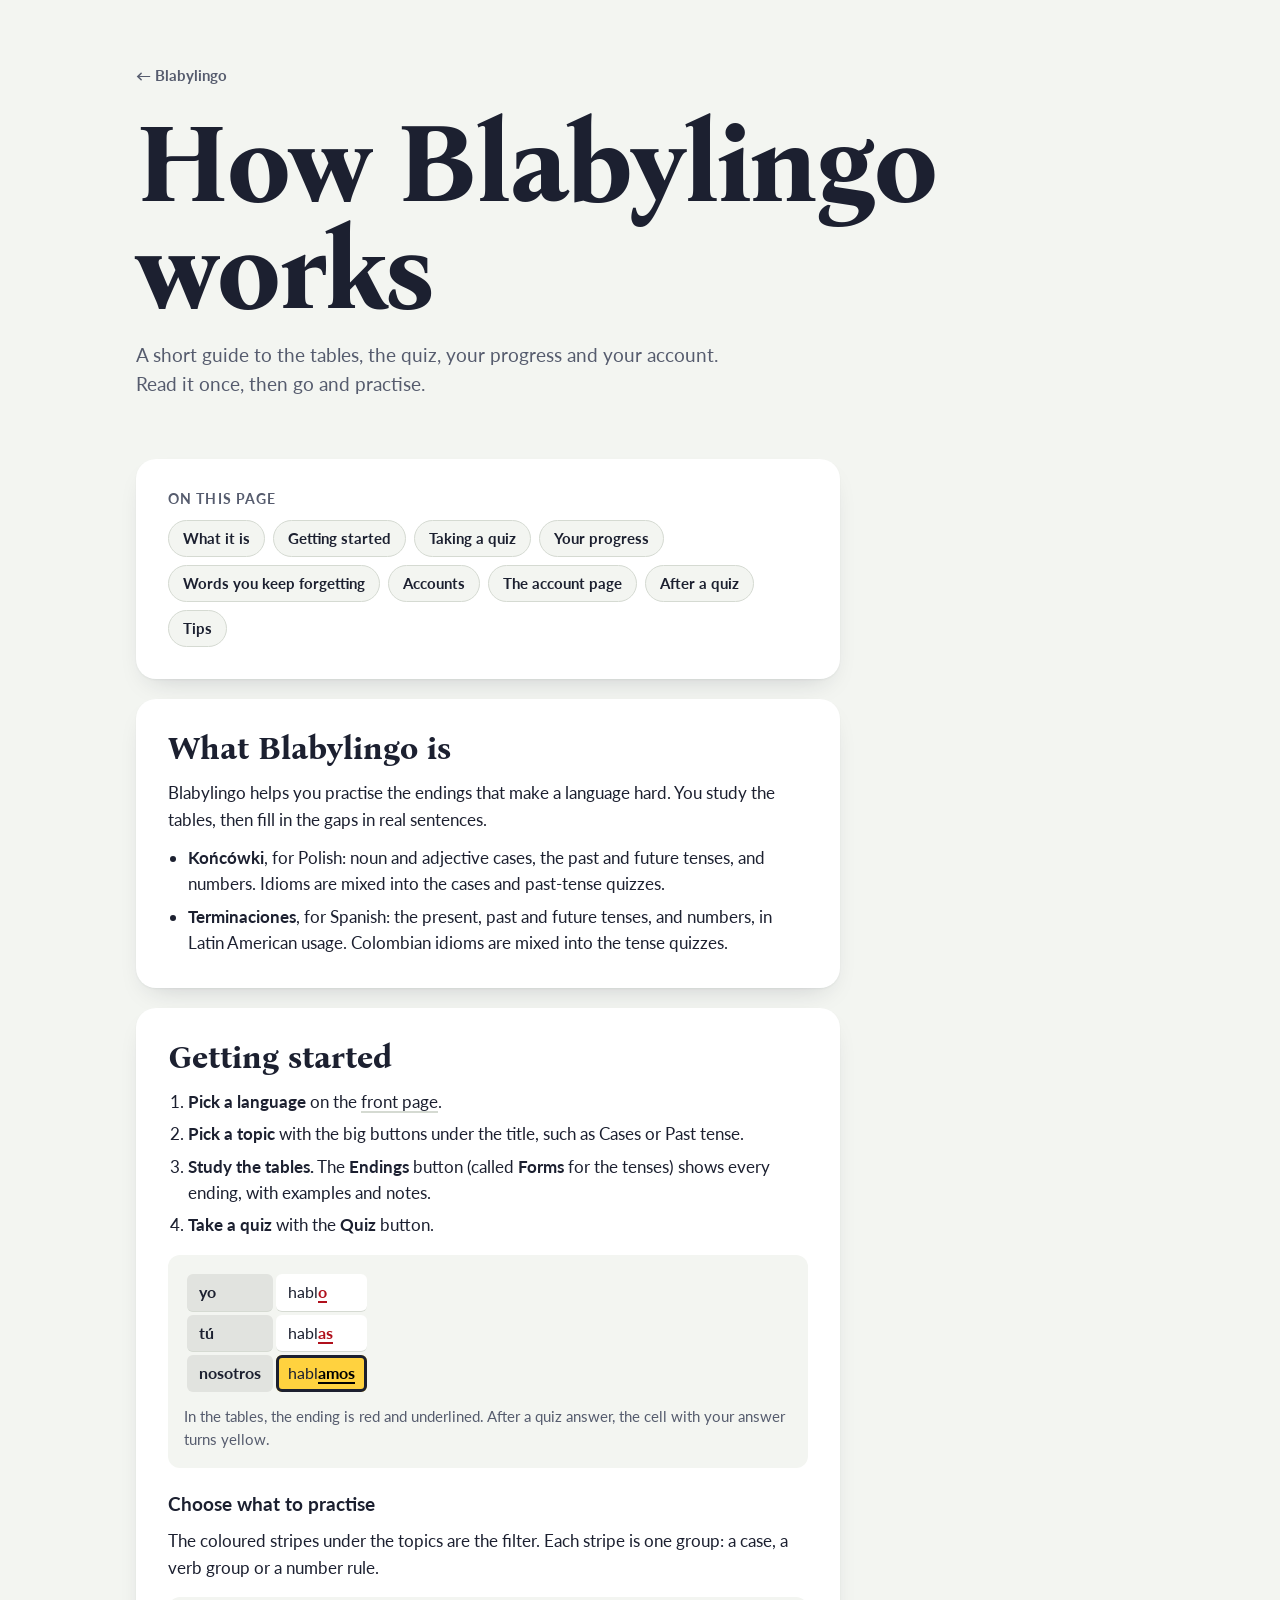
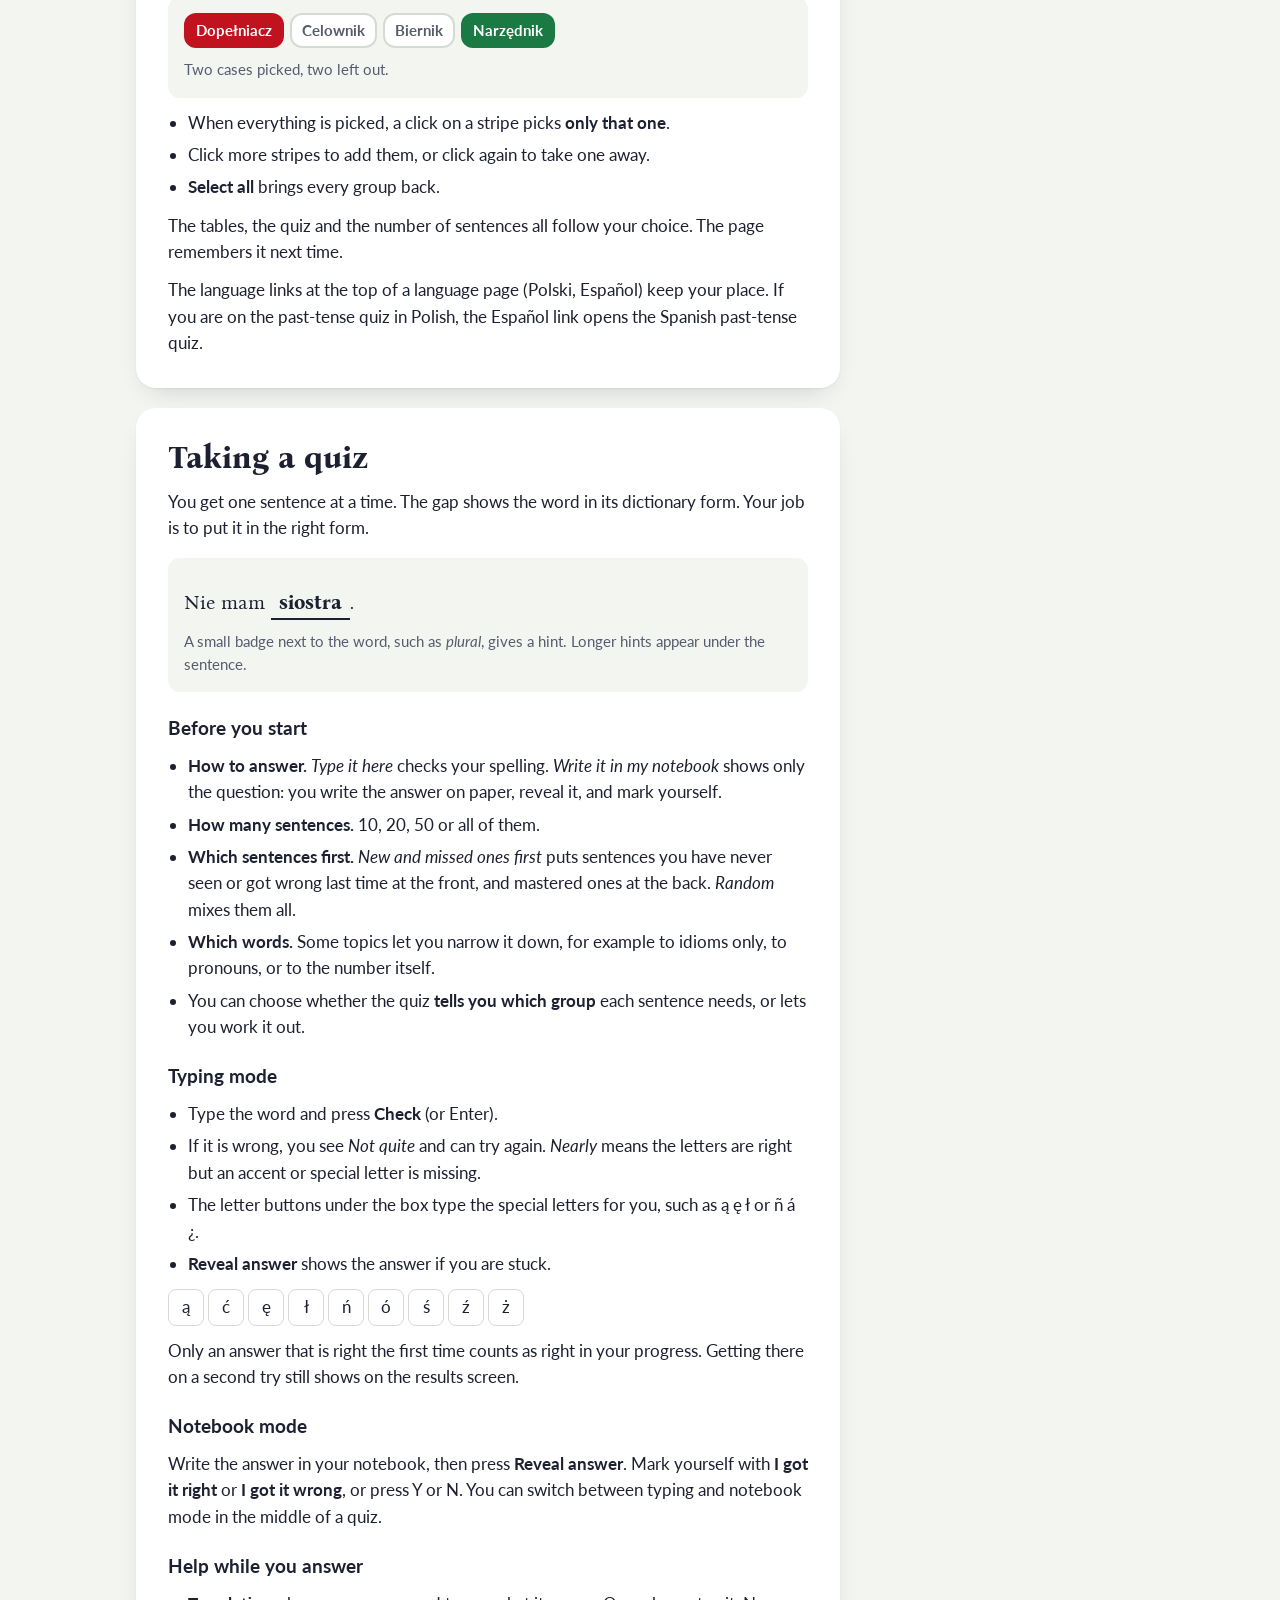
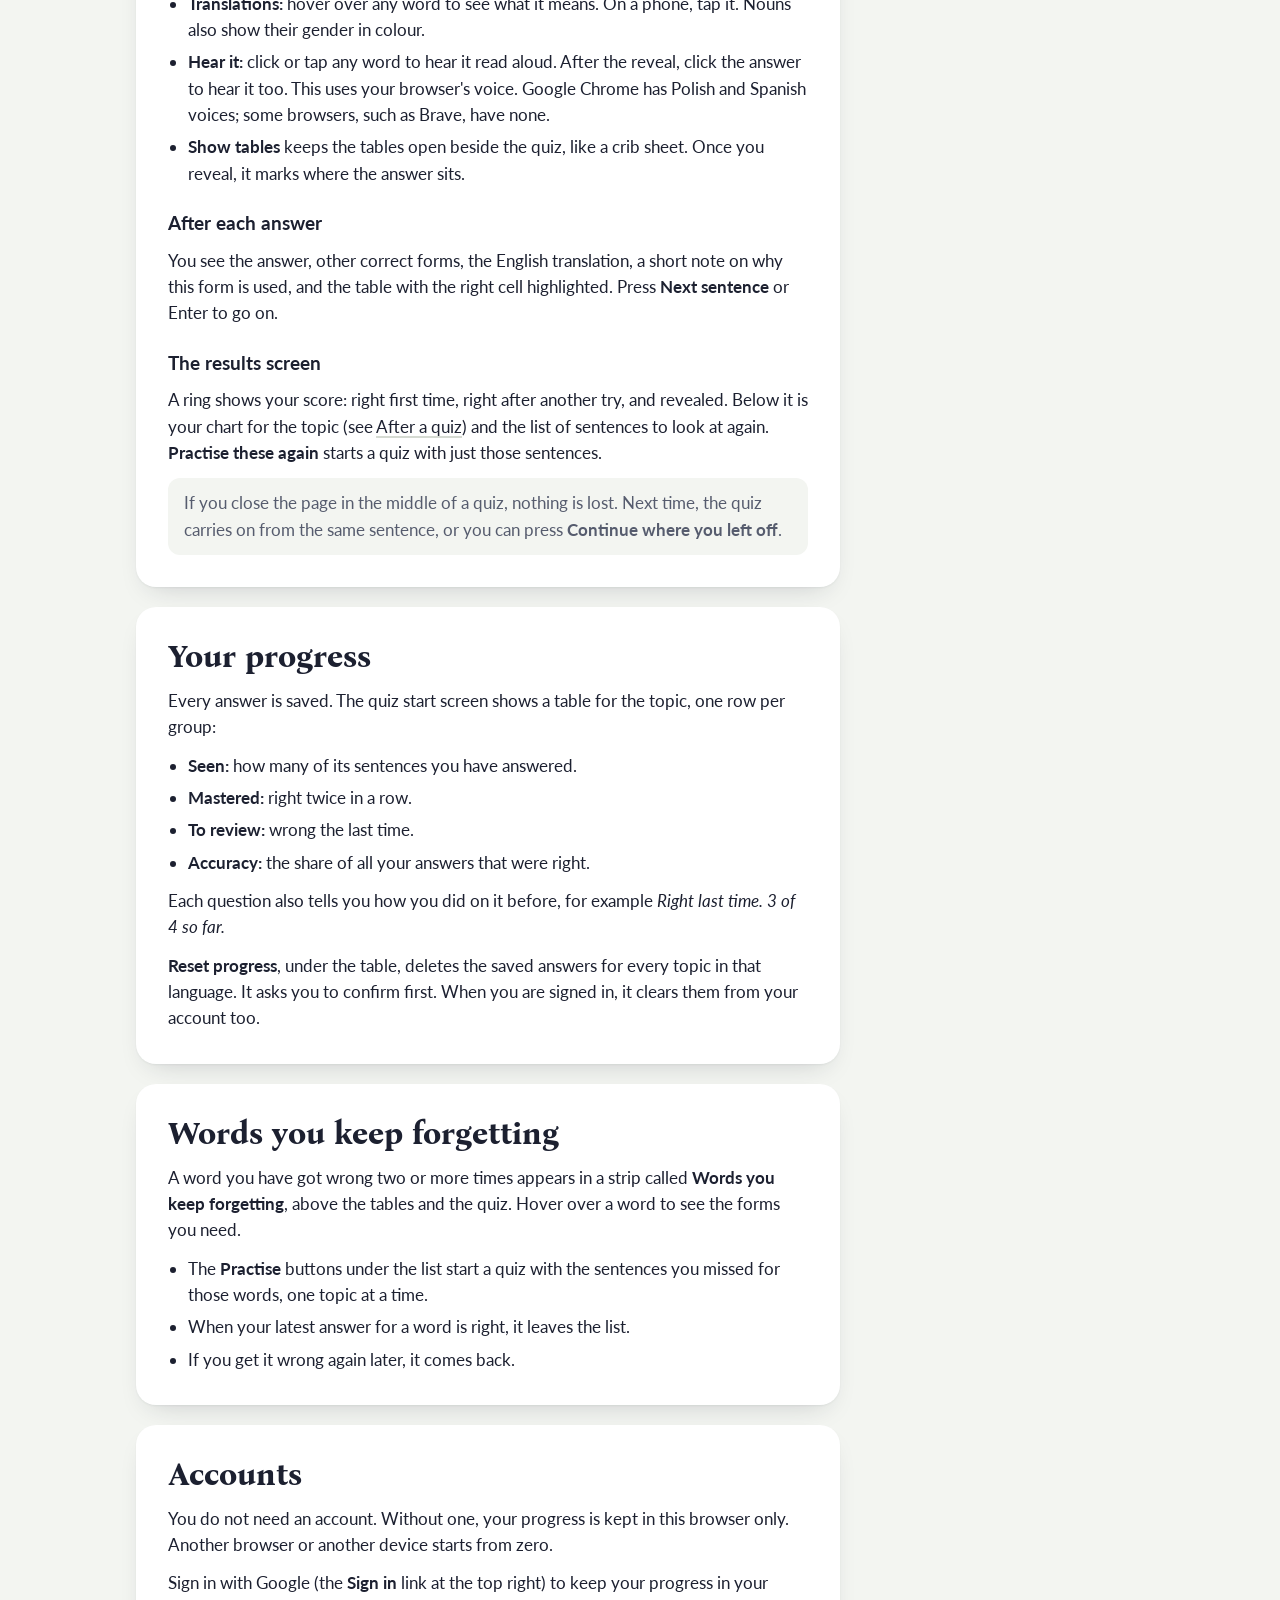
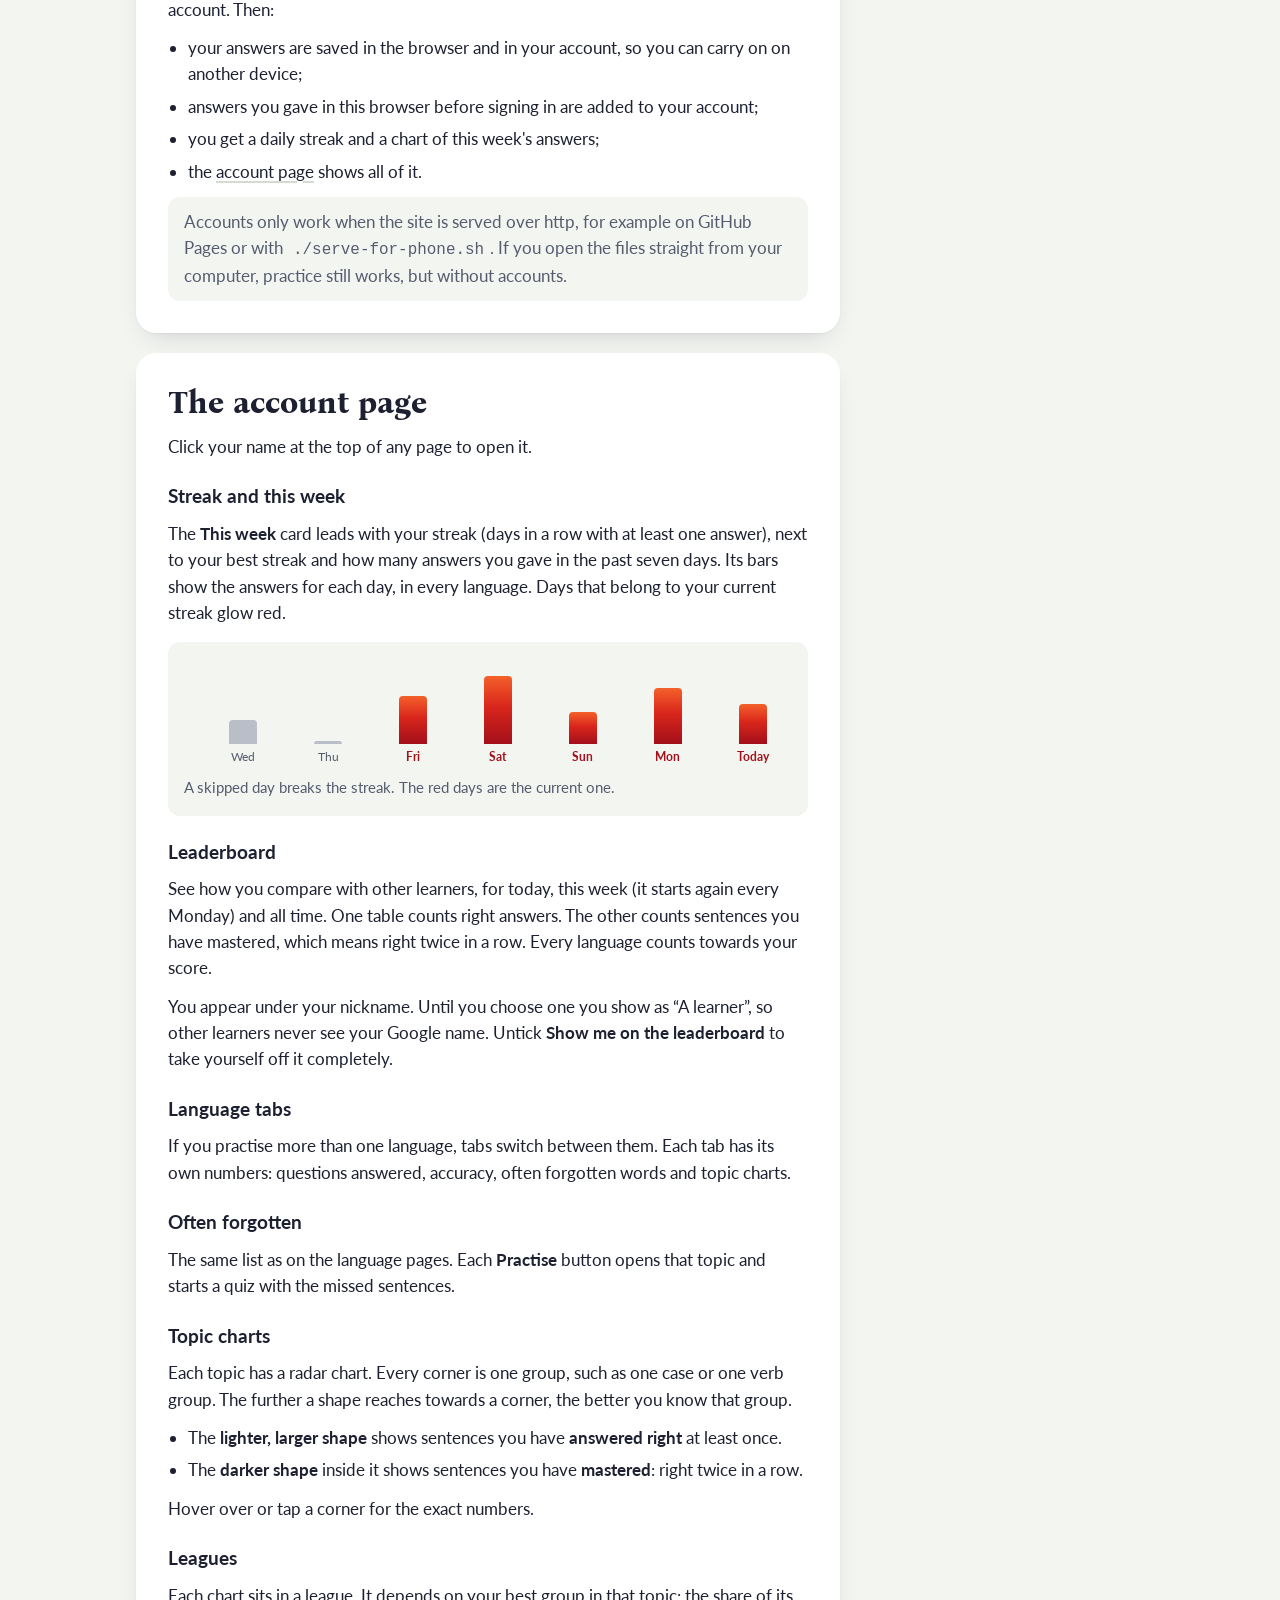
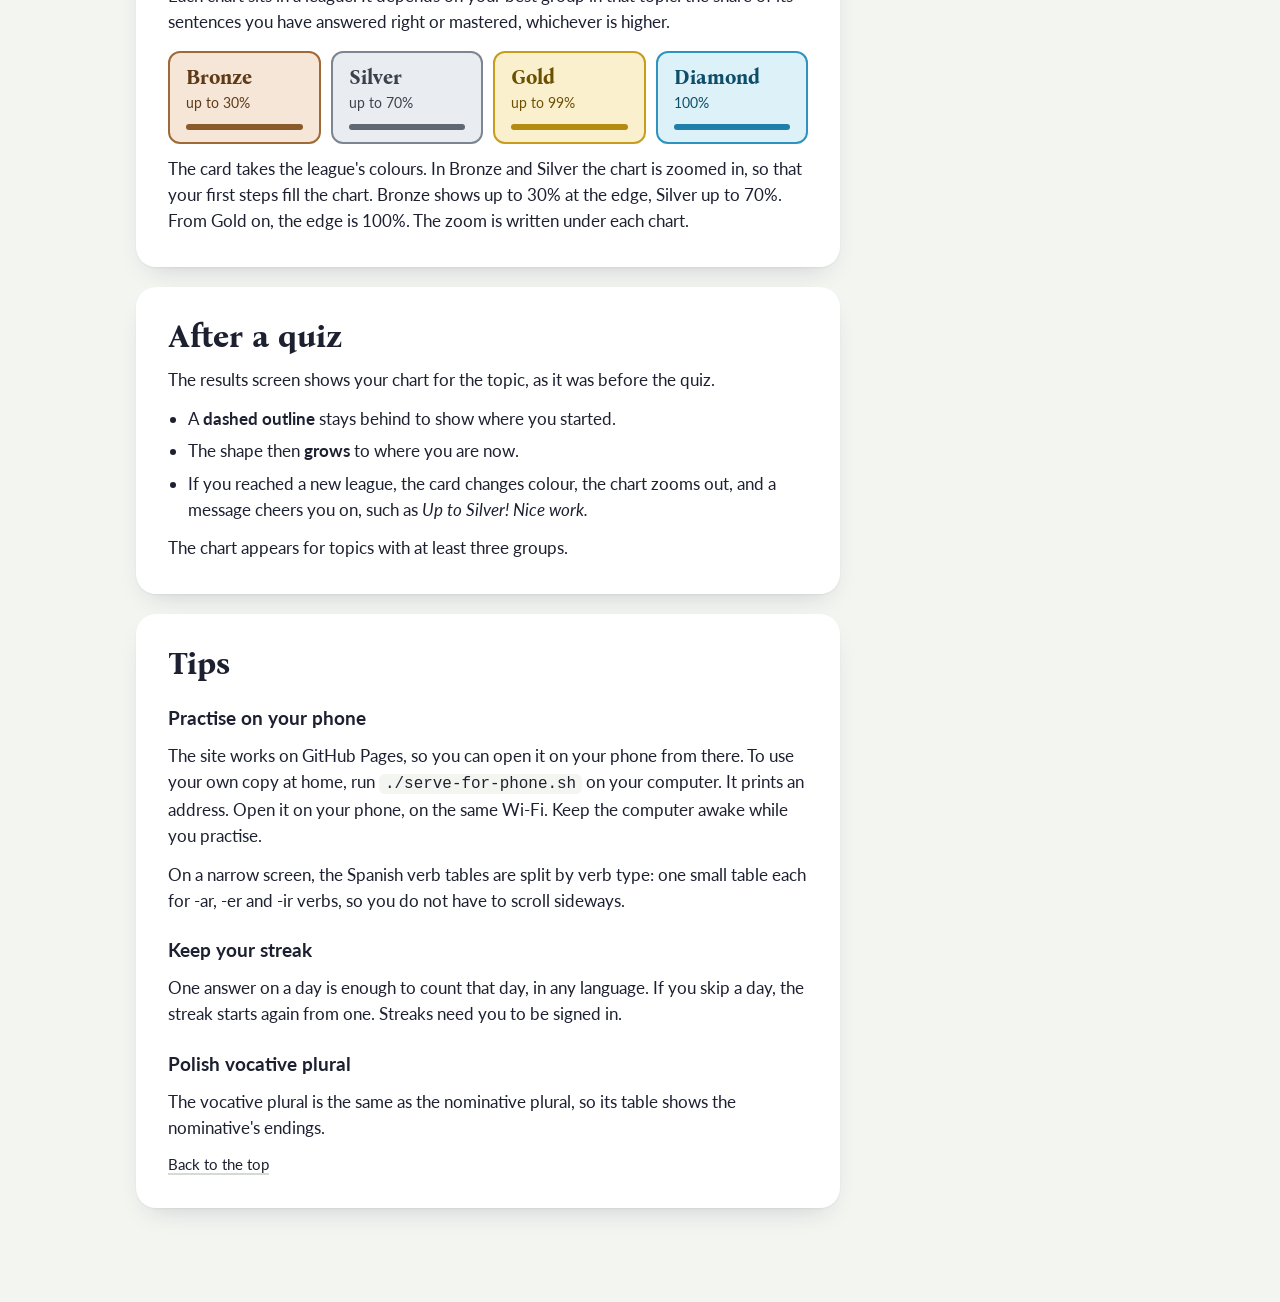
<file: guide.html>
<!doctype html>
<html lang="en">
  <head>
    <meta charset="utf-8" />
    <meta name="viewport" content="width=device-width, initial-scale=1" />
    <title>How it works – Blabylingo</title>
    <link rel="preconnect" href="https://fonts.googleapis.com" />
    <link rel="preconnect" href="https://fonts.gstatic.com" crossorigin />
    <link
      href="https://fonts.googleapis.com/css2?family=Bona+Nova:ital,wght@0,400;0,700;1,400&family=Lato:ital,wght@0,400;0,700;0,900;1,400&display=swap"
      rel="stylesheet"
    />
    <link
      rel="icon"
      href="data:image/svg+xml,%3Csvg xmlns='http://www.w3.org/2000/svg' viewBox='0 0 4 4'%3E%3Cpath fill='%23C1121F' d='M0 0h2v2H0z'/%3E%3Cpath fill='%231D5FBF' d='M2 0h2v2H2z'/%3E%3Cpath fill='%23FFD23F' d='M0 2h2v2H0z'/%3E%3Cpath fill='%231B7A43' d='M2 2h2v2H2z'/%3E%3C/svg%3E"
    />
    <link rel="stylesheet" href="core/styles.css" />
    <style>
      .guide {
        display: grid;
        gap: 1.25rem;
        max-width: 44rem;
      }
      .guide-card {
        background: var(--paper);
        border-radius: var(--radius-card);
        box-shadow: var(--shadow-soft);
        padding: clamp(1.25rem, 4vw, 2rem);
        scroll-margin-top: 1rem;
        min-width: 0;
      }
      .guide-card h2 {
        font: 700 clamp(1.625rem, 5vw, 2rem)/1.15 var(--serif);
      }
      .guide-card h3 {
        margin-top: 1.5rem;
        font: 700 1.1875rem/1.3 var(--sans);
      }
      .guide-card p,
      .guide-card ul,
      .guide-card ol {
        max-width: 65ch;
      }
      .guide-card p {
        margin-top: 0.75rem;
      }
      .guide-card ul,
      .guide-card ol {
        margin: 0.75rem 0 0;
        padding-left: 1.25rem;
        display: grid;
        gap: 0.375rem;
      }
      .guide-card a {
        color: var(--ink);
        text-decoration-color: var(--rule);
        text-decoration-thickness: 2px;
        text-underline-offset: 3px;
      }
      .guide-card a:hover {
        text-decoration-color: var(--ink);
      }
      .guide-card code {
        font-size: 0.9375em;
        background: var(--linen);
        padding: 0.0625rem 0.375rem;
        border-radius: 0.375rem;
        white-space: nowrap;
      }
      .note {
        padding: 0.75rem 1rem;
        background: var(--linen);
        border-radius: var(--radius-sm);
        color: var(--ink-soft);
      }

      /* table of contents */
      .toc h2 {
        font: 700 0.875rem/1.2 var(--sans);
        text-transform: uppercase;
        letter-spacing: 0.08em;
        color: var(--ink-soft);
      }
      .toc ol {
        list-style: none;
        padding: 0;
        display: flex;
        flex-wrap: wrap;
        gap: 0.5rem;
        max-width: none;
      }
      .toc a {
        display: inline-block;
        padding: 0.375rem 0.875rem;
        border: 1px solid var(--rule);
        border-radius: var(--radius-pill);
        background: var(--linen);
        font-size: 0.9375rem;
        font-weight: 700;
        text-decoration: none;
      }
      .toc a:hover {
        border-color: var(--ink);
      }

      /* small visual examples */
      .example {
        margin: 1rem 0 0;
        padding: 1rem;
        background: var(--linen);
        border-radius: var(--radius-sm);
      }
      .example figcaption {
        margin-top: 0.625rem;
        font-size: 0.9375rem;
        color: var(--ink-soft);
      }
      .mini-table {
        width: auto;
        border-collapse: separate;
        border-spacing: 3px;
        font-size: 1rem;
      }
      .mini-table th {
        padding: 0.375rem 0.75rem;
        text-align: left;
        font-weight: 700;
        background: var(--label);
        border-radius: 0.375rem;
      }
      .mini-table td {
        padding: 0.375rem 0.75rem;
        background: var(--paper);
        border-radius: 0.375rem;
      }
      .mini-table b {
        font-weight: 700;
        color: var(--ending);
        text-decoration: underline;
        text-decoration-thickness: 2px;
        text-underline-offset: 3px;
      }
      .mini-table td.hl {
        background: var(--straw);
        outline: 3px solid var(--ink);
        outline-offset: -3px;
      }
      .mini-table td.hl b {
        color: #000;
      }

      .stripes {
        display: flex;
        flex-wrap: wrap;
        gap: 0.375rem;
      }
      .stripes span {
        padding: 0.375rem 0.75rem;
        border-radius: var(--radius-sm);
        color: #fff;
        font-weight: 700;
        font-size: 0.9375rem;
      }
      .stripes .off {
        background: var(--paper) !important;
        color: var(--ink-soft);
        box-shadow: inset 0 0 0 2px var(--rule);
      }

      .quiz-sample {
        font: 400 1.25rem/1.6 var(--serif);
      }
      .quiz-sample .gap {
        display: inline-block;
        padding: 0 0.5rem;
        border-bottom: 2px solid var(--ink);
        font-weight: 700;
      }
      .quiz-sample small {
        font: 700 0.75rem var(--sans);
        margin-left: 0.25rem;
        padding: 0.0625rem 0.375rem;
        border-radius: var(--radius-pill);
        background: var(--rule);
        vertical-align: 2px;
      }
      .letters-sample {
        display: flex;
        flex-wrap: wrap;
        gap: 0.25rem;
        margin-top: 0.75rem;
      }
      .letters-sample span {
        min-width: 2.25rem;
        padding: 0.25rem 0.5rem;
        text-align: center;
        border: 1px solid var(--rule);
        border-radius: 0.5rem;
        background: var(--paper);
        font-size: 1.0625rem;
      }

      .leagues {
        display: grid;
        grid-template-columns: repeat(auto-fit, minmax(8.5rem, 1fr));
        gap: 0.625rem;
        margin-top: 1rem;
      }
      .league {
        padding: 0.75rem 1rem;
        border-radius: var(--radius-sm);
        border: 2px solid var(--edge);
        background: var(--tint);
        color: var(--ink-l);
      }
      .league b {
        display: block;
        font: 700 1.25rem/1.2 var(--serif);
      }
      .league span {
        font-size: 0.875rem;
      }
      .league i {
        display: block;
        height: 0.375rem;
        margin-top: 0.5rem;
        border-radius: var(--radius-pill);
        background: var(--mark);
      }
      .l-bronze {
        --mark: #8b5a2b;
        --tint: #f5e6d8;
        --edge: #a06a38;
        --ink-l: #5e3a17;
      }
      .l-silver {
        --mark: #5f6772;
        --tint: #e9ecf0;
        --edge: #7d8591;
        --ink-l: #3b424c;
      }
      .l-gold {
        --mark: #b38a12;
        --tint: #faf0ce;
        --edge: #c99d1c;
        --ink-l: #6b5000;
      }
      .l-diamond {
        --mark: #1f7fa8;
        --tint: #ddf1f8;
        --edge: #2e93be;
        --ink-l: #0f4e6a;
      }

      .week-sample {
        display: grid;
        grid-template-columns: repeat(7, minmax(0, 1fr));
        gap: 0.375rem;
        align-items: end;
        height: 6rem;
        max-width: 20rem;
        list-style: none;
        padding: 0;
        margin: 0;
      }
      .week-sample li {
        display: grid;
        justify-items: center;
        gap: 0.25rem;
        font-size: 0.75rem;
        color: var(--ink-soft);
      }
      .week-sample i {
        width: 100%;
        max-width: 1.75rem;
        height: max(calc(var(--h) * 0.05rem), 3px);
        border-radius: 4px 4px 0 0;
        background: #b9bec9;
      }
      .week-sample .s i {
        background: linear-gradient(to top, #a30f1a, #d9261c 55%, #f4612a);
      }
      .week-sample .s {
        color: #a30f1a;
        font-weight: 700;
      }

      .back-top {
        margin-top: 1rem;
        font-size: 0.9375rem;
      }
    </style>
  </head>
  <body>
    <header class="masthead">
      <div class="masthead-bar">
        <nav class="languages" aria-label="Site">
          <a href="./">← Blabylingo</a>
        </nav>
      </div>
      <h1>How Blabylingo works</h1>
      <p class="lede">
        A short guide to the tables, the quiz, your progress and your account.
        Read it once, then go and practise.
      </p>
    </header>

    <main>
      <div class="guide">
        <nav class="guide-card toc" aria-labelledby="toc-title">
          <h2 id="toc-title">On this page</h2>
          <ol>
            <li><a href="#what">What it is</a></li>
            <li><a href="#start">Getting started</a></li>
            <li><a href="#quiz">Taking a quiz</a></li>
            <li><a href="#progress">Your progress</a></li>
            <li><a href="#forgotten">Words you keep forgetting</a></li>
            <li><a href="#accounts">Accounts</a></li>
            <li><a href="#account-page">The account page</a></li>
            <li><a href="#after-quiz">After a quiz</a></li>
            <li><a href="#tips">Tips</a></li>
          </ol>
        </nav>

        <section class="guide-card" id="what">
          <h2>What Blabylingo is</h2>
          <p>
            Blabylingo helps you practise the endings that make a language hard.
            You study the tables, then fill in the gaps in real sentences.
          </p>
          <ul>
            <li>
              <b lang="pl">Końcówki</b>, for Polish: noun and adjective cases,
              the past and future tenses, and numbers. Idioms are mixed into the
              cases and past-tense quizzes.
            </li>
            <li>
              <b lang="es">Terminaciones</b>, for Spanish: the present, past and
              future tenses, and numbers, in Latin American usage. Colombian
              idioms are mixed into the tense quizzes.
            </li>
          </ul>
        </section>

        <section class="guide-card" id="start">
          <h2>Getting started</h2>
          <ol>
            <li><b>Pick a language</b> on the <a href="./">front page</a>.</li>
            <li>
              <b>Pick a topic</b> with the big buttons under the title, such as
              Cases or Past tense.
            </li>
            <li>
              <b>Study the tables.</b> The <b>Endings</b> button (called
              <b>Forms</b> for the tenses) shows every ending, with examples and
              notes.
            </li>
            <li><b>Take a quiz</b> with the <b>Quiz</b> button.</li>
          </ol>
          <figure class="example">
            <table
              class="mini-table"
              aria-label="Example: the present tense of hablar"
            >
              <tr>
                <th scope="row" lang="es">yo</th>
                <td lang="es">habl<b>o</b></td>
              </tr>
              <tr>
                <th scope="row" lang="es">tú</th>
                <td lang="es">habl<b>as</b></td>
              </tr>
              <tr>
                <th scope="row" lang="es">nosotros</th>
                <td class="hl" lang="es">habl<b>amos</b></td>
              </tr>
            </table>
            <figcaption>
              In the tables, the ending is red and underlined. After a quiz
              answer, the cell with your answer turns yellow.
            </figcaption>
          </figure>

          <h3>Choose what to practise</h3>
          <p>
            The coloured stripes under the topics are the filter. Each stripe is
            one group: a case, a verb group or a number rule.
          </p>
          <figure class="example">
            <div class="stripes" aria-hidden="true">
              <span style="background: var(--gen)" lang="pl">Dopełniacz</span>
              <span class="off" lang="pl">Celownik</span>
              <span class="off" lang="pl">Biernik</span>
              <span style="background: var(--ins)" lang="pl">Narzędnik</span>
            </div>
            <figcaption>Two cases picked, two left out.</figcaption>
          </figure>
          <ul>
            <li>
              When everything is picked, a click on a stripe picks
              <b>only that one</b>.
            </li>
            <li>
              Click more stripes to add them, or click again to take one away.
            </li>
            <li><b>Select all</b> brings every group back.</li>
          </ul>
          <p>
            The tables, the quiz and the number of sentences all follow your
            choice. The page remembers it next time.
          </p>
          <p>
            The language links at the top of a language page (Polski, Español)
            keep your place. If you are on the past-tense quiz in Polish, the
            Español link opens the Spanish past-tense quiz.
          </p>
        </section>

        <section class="guide-card" id="quiz">
          <h2>Taking a quiz</h2>
          <p>
            You get one sentence at a time. The gap shows the word in its
            dictionary form. Your job is to put it in the right form.
          </p>
          <figure class="example">
            <p class="quiz-sample" lang="pl">
              Nie mam <span class="gap">siostra</span>.
            </p>
            <figcaption>
              A small badge next to the word, such as <i>plural</i>, gives a
              hint. Longer hints appear under the sentence.
            </figcaption>
          </figure>

          <h3>Before you start</h3>
          <ul>
            <li>
              <b>How to answer.</b> <i>Type it here</i> checks your spelling.
              <i>Write it in my notebook</i> shows only the question: you write
              the answer on paper, reveal it, and mark yourself.
            </li>
            <li><b>How many sentences.</b> 10, 20, 50 or all of them.</li>
            <li>
              <b>Which sentences first.</b>
              <i>New and missed ones first</i> puts sentences you have never
              seen or got wrong last time at the front, and mastered ones at the
              back. <i>Random</i> mixes them all.
            </li>
            <li>
              <b>Which words.</b> Some topics let you narrow it down, for
              example to idioms only, to pronouns, or to the number itself.
            </li>
            <li>
              You can choose whether the quiz <b>tells you which group</b> each
              sentence needs, or lets you work it out.
            </li>
          </ul>

          <h3>Typing mode</h3>
          <ul>
            <li>Type the word and press <b>Check</b> (or Enter).</li>
            <li>
              If it is wrong, you see <i>Not quite</i> and can try again.
              <i>Nearly</i> means the letters are right but an accent or special
              letter is missing.
            </li>
            <li>
              The letter buttons under the box type the special letters for you,
              such as <span lang="pl">ą ę ł</span> or
              <span lang="es">ñ á ¿</span>.
            </li>
            <li><b>Reveal answer</b> shows the answer if you are stuck.</li>
          </ul>
          <div class="letters-sample" aria-hidden="true" lang="pl">
            <span>ą</span><span>ć</span><span>ę</span><span>ł</span
            ><span>ń</span><span>ó</span><span>ś</span><span>ź</span
            ><span>ż</span>
          </div>
          <p>
            Only an answer that is right the first time counts as right in your
            progress. Getting there on a second try still shows on the results
            screen.
          </p>

          <h3>Notebook mode</h3>
          <p>
            Write the answer in your notebook, then press <b>Reveal answer</b>.
            Mark yourself with <b>I got it right</b> or <b>I got it wrong</b>,
            or press Y or N. You can switch between typing and notebook mode in
            the middle of a quiz.
          </p>

          <h3>Help while you answer</h3>
          <ul>
            <li>
              <b>Translations:</b> hover over any word to see what it means. On
              a phone, tap it. Nouns also show their gender in colour.
            </li>
            <li>
              <b>Hear it:</b> click or tap any word to hear it read aloud. After
              the reveal, click the answer to hear it too. This uses your
              browser's voice. Google Chrome has Polish and Spanish voices; some
              browsers, such as Brave, have none.
            </li>
            <li>
              <b>Show tables</b> keeps the tables open beside the quiz, like a
              crib sheet. Once you reveal, it marks where the answer sits.
            </li>
          </ul>

          <h3>After each answer</h3>
          <p>
            You see the answer, other correct forms, the English translation, a
            short note on why this form is used, and the table with the right
            cell highlighted. Press <b>Next sentence</b> or Enter to go on.
          </p>

          <h3>The results screen</h3>
          <p>
            A ring shows your score: right first time, right after another try,
            and revealed. Below it is your chart for the topic (see
            <a href="#after-quiz">After a quiz</a>) and the list of sentences to
            look at again. <b>Practise these again</b> starts a quiz with just
            those sentences.
          </p>
          <p class="note">
            If you close the page in the middle of a quiz, nothing is lost. Next
            time, the quiz carries on from the same sentence, or you can press
            <b>Continue where you left off</b>.
          </p>
        </section>

        <section class="guide-card" id="progress">
          <h2>Your progress</h2>
          <p>
            Every answer is saved. The quiz start screen shows a table for the
            topic, one row per group:
          </p>
          <ul>
            <li><b>Seen:</b> how many of its sentences you have answered.</li>
            <li><b>Mastered:</b> right twice in a row.</li>
            <li><b>To review:</b> wrong the last time.</li>
            <li>
              <b>Accuracy:</b> the share of all your answers that were right.
            </li>
          </ul>
          <p>
            Each question also tells you how you did on it before, for example
            <i>Right last time. 3 of 4 so far.</i>
          </p>
          <p>
            <b>Reset progress</b>, under the table, deletes the saved answers
            for every topic in that language. It asks you to confirm first. When
            you are signed in, it clears them from your account too.
          </p>
        </section>

        <section class="guide-card" id="forgotten">
          <h2>Words you keep forgetting</h2>
          <p>
            A word you have got wrong two or more times appears in a strip
            called <b>Words you keep forgetting</b>, above the tables and the
            quiz. Hover over a word to see the forms you need.
          </p>
          <ul>
            <li>
              The <b>Practise</b> buttons under the list start a quiz with the
              sentences you missed for those words, one topic at a time.
            </li>
            <li>
              When your latest answer for a word is right, it leaves the list.
            </li>
            <li>If you get it wrong again later, it comes back.</li>
          </ul>
        </section>

        <section class="guide-card" id="accounts">
          <h2>Accounts</h2>
          <p>
            You do not need an account. Without one, your progress is kept in
            this browser only. Another browser or another device starts from
            zero.
          </p>
          <p>
            Sign in with Google (the <b>Sign in</b> link at the top right) to
            keep your progress in your account. Then:
          </p>
          <ul>
            <li>
              your answers are saved in the browser and in your account, so you
              can carry on on another device;
            </li>
            <li>
              answers you gave in this browser before signing in are added to
              your account;
            </li>
            <li>you get a daily streak and a chart of this week's answers;</li>
            <li>
              the <a href="account.html">account page</a> shows all of it.
            </li>
          </ul>
          <p class="note">
            Accounts only work when the site is served over http, for example on
            GitHub Pages or with <code>./serve-for-phone.sh</code>. If you open
            the files straight from your computer, practice still works, but
            without accounts.
          </p>
        </section>

        <section class="guide-card" id="account-page">
          <h2>The account page</h2>
          <p>Click your name at the top of any page to open it.</p>
          <h3>Streak and this week</h3>
          <p>
            The <b>This week</b> card leads with your streak (days in a row with
            at least one answer), next to your best streak and how many answers
            you gave in the past seven days. Its bars show the answers for each
            day, in every language. Days that belong to your current streak glow
            red.
          </p>
          <figure class="example">
            <ol
              class="week-sample"
              aria-label="Example week: the last four days are streak days"
            >
              <li><i style="--h: 30"></i>Wed</li>
              <li><i style="--h: 0"></i>Thu</li>
              <li class="s"><i style="--h: 60"></i>Fri</li>
              <li class="s"><i style="--h: 85"></i>Sat</li>
              <li class="s"><i style="--h: 40"></i>Sun</li>
              <li class="s"><i style="--h: 70"></i>Mon</li>
              <li class="s"><i style="--h: 50"></i>Today</li>
            </ol>
            <figcaption>
              A skipped day breaks the streak. The red days are the current one.
            </figcaption>
          </figure>
          <h3>Leaderboard</h3>
          <p>
            See how you compare with other learners, for today, this week (it
            starts again every Monday) and all time. One table counts right
            answers. The other counts sentences you have mastered, which means
            right twice in a row. Every language counts towards your score.
          </p>
          <p>
            You appear under your nickname. Until you choose one you show as “A
            learner”, so other learners never see your Google name. Untick
            <b>Show me on the leaderboard</b> to take yourself off it
            completely.
          </p>

          <h3>Language tabs</h3>
          <p>
            If you practise more than one language, tabs switch between them.
            Each tab has its own numbers: questions answered, accuracy, often
            forgotten words and topic charts.
          </p>
          <h3>Often forgotten</h3>
          <p>
            The same list as on the language pages. Each <b>Practise</b> button
            opens that topic and starts a quiz with the missed sentences.
          </p>
          <h3>Topic charts</h3>
          <p>
            Each topic has a radar chart. Every corner is one group, such as one
            case or one verb group. The further a shape reaches towards a
            corner, the better you know that group.
          </p>
          <ul>
            <li>
              The <b>lighter, larger shape</b> shows sentences you have
              <b>answered right</b> at least once.
            </li>
            <li>
              The <b>darker shape</b> inside it shows sentences you have
              <b>mastered</b>: right twice in a row.
            </li>
          </ul>
          <p>Hover over or tap a corner for the exact numbers.</p>
          <h3>Leagues</h3>
          <p>
            Each chart sits in a league. It depends on your best group in that
            topic: the share of its sentences you have answered right or
            mastered, whichever is higher.
          </p>
          <div class="leagues">
            <div class="league l-bronze">
              <b>Bronze</b><span>up to 30%</span><i></i>
            </div>
            <div class="league l-silver">
              <b>Silver</b><span>up to 70%</span><i></i>
            </div>
            <div class="league l-gold">
              <b>Gold</b><span>up to 99%</span><i></i>
            </div>
            <div class="league l-diamond">
              <b>Diamond</b><span>100%</span><i></i>
            </div>
          </div>
          <p>
            The card takes the league's colours. In Bronze and Silver the chart
            is zoomed in, so that your first steps fill the chart. Bronze shows
            up to 30% at the edge, Silver up to 70%. From Gold on, the edge is
            100%. The zoom is written under each chart.
          </p>
        </section>

        <section class="guide-card" id="after-quiz">
          <h2>After a quiz</h2>
          <p>
            The results screen shows your chart for the topic, as it was before
            the quiz.
          </p>
          <ul>
            <li>
              A <b>dashed outline</b> stays behind to show where you started.
            </li>
            <li>The shape then <b>grows</b> to where you are now.</li>
            <li>
              If you reached a new league, the card changes colour, the chart
              zooms out, and a message cheers you on, such as
              <i>Up to Silver! Nice work.</i>
            </li>
          </ul>
          <p>The chart appears for topics with at least three groups.</p>
        </section>

        <section class="guide-card" id="tips">
          <h2>Tips</h2>
          <h3>Practise on your phone</h3>
          <p>
            The site works on GitHub Pages, so you can open it on your phone
            from there. To use your own copy at home, run
            <code>./serve-for-phone.sh</code> on your computer. It prints an
            address. Open it on your phone, on the same Wi-Fi. Keep the computer
            awake while you practise.
          </p>
          <p>
            On a narrow screen, the Spanish verb tables are split by verb type:
            one small table each for -ar, -er and -ir verbs, so you do not have
            to scroll sideways.
          </p>
          <h3>Keep your streak</h3>
          <p>
            One answer on a day is enough to count that day, in any language. If
            you skip a day, the streak starts again from one. Streaks need you
            to be signed in.
          </p>
          <h3>Polish vocative plural</h3>
          <p>
            The vocative plural is the same as the nominative plural, so its
            table shows the nominative's endings.
          </p>
          <p class="back-top"><a href="#toc-title">Back to the top</a></p>
        </section>
      </div>
    </main>
  </body>
</html>
</file>
<file: core/styles.css>
/* Palette: the seven stripes of a Łowicz pasiak on undyed linen. */
:root {
  --linen: #F3F5F1;
  --paper: #FFFFFF;
  --ink: #1C2030;
  --ink-soft: #565C6E;
  --rule: #D5DAD2;
  --straw: #FFD23F;

  --nom: #2B2F3A;
  --gen: #C1121F;
  --dat: #B4530A;
  --acc: #B5179E;
  --ins: #1B7A43;
  --loc: #1D5FBF;
  --voc: #6A3FA0;

  /* gender tints for the ending grids */
  --m-head: #64B2F4; --m1: #93C9F8; --m2: #BFDDFA; --m: #A9D3F9;
  --n-head: #4DB052; --n: #A8D9A7;
  --f-head: #F2503B; --f: #FBAF98;
  --all-head: #C9CCC6; --all: #E9EBE6;
  --label: #E1E3DF;

  /* verb tables: one colour per person (row labels and person columns), k1-k4 for the other columns.
     Straw stays reserved for the highlighted answer. */
  --p1sg: #FFD6C9; --p1sg-head: #F4A58A;
  --p2sg: #F9D2E6; --p2sg-head: #EE9CC6;
  --p3sg: #DDD3F6; --p3sg-head: #AE9BE6;
  --p1pl: #CFE2F8; --p1pl-head: #85B5EC;
  --p2pl: #C9ECE8; --p2pl-head: #7ACFC5;
  --p3pl: #D3EDCB; --p3pl-head: #8FCE7D;
  --k1: #F8E4C6; --k1-head: #E9BD78;
  --k2: #C9EAE3; --k2-head: #6FC2B1;
  --k3: #F3D5D5; --k3-head: #DC9A9A;
  --k4: #D9E2F2; --k4-head: #9DB3DC;
  --ending: #B0101C;

  --serif: 'Bona Nova', 'Iowan Old Style', Georgia, serif;
  --sans: 'Lato', 'Segoe UI', system-ui, sans-serif;
  --measure: 68rem;

  /* soft cards for the account, sign-in and guide pages; the quiz and tables keep their square edges */
  --radius-card: 1.25rem;
  --radius-sm: .75rem;
  --radius-pill: 999px;
  --shadow-soft: 0 1px 2px rgba(28, 32, 48, .05), 0 12px 28px -14px rgba(28, 32, 48, .22);
}

* { box-sizing: border-box; }
html { -webkit-text-size-adjust: 100%; }
body {
  margin: 0;
  background: var(--linen);
  color: var(--ink);
  font: 400 1.0625rem/1.55 var(--sans);
}
body > header, body > section, body > nav, main {
  max-width: var(--measure);
  margin-inline: auto;
  padding-inline: clamp(1rem, 4vw, 2.5rem);
}
h1, h2, h3, h4 { margin: 0; line-height: 1.15; }
p { margin: 0; }
button { font: inherit; color: inherit; cursor: pointer; }
:focus-visible { outline: 3px solid var(--ink); outline-offset: 3px; }

/* Masthead */
.masthead { padding-top: clamp(2rem, 6vw, 4rem); padding-bottom: 1.75rem; }
.masthead h1 {
  font: 700 clamp(3.25rem, 11vw, 7rem)/0.95 var(--serif);
  letter-spacing: -0.02em;
}
.lede { margin-top: 1rem; max-width: 38rem; font-size: 1.1875rem; color: var(--ink-soft); }

/* Language switch, and the account link on the right */
.masthead-bar { display: flex; flex-wrap: wrap; align-items: baseline; gap: .25rem 1rem; }
.languages, .account { display: flex; flex-wrap: wrap; gap: .25rem 1rem; margin-bottom: 1.25rem; font-size: .9375rem; font-weight: 700; }
.account { margin-left: auto; }
.account:empty { display: none; }
.languages a, .account a { color: var(--ink-soft); text-decoration: none; border-bottom: 2px solid transparent; padding-bottom: .125rem; }
.languages a[href]:hover, .account a:hover { color: var(--ink); border-bottom-color: var(--rule); }
.languages a[aria-current] { color: var(--ink); border-bottom-color: var(--ink); }

/* Sign-in and account pages */
.account-card { display: grid; gap: 1rem; justify-items: start; max-width: 32rem; padding-bottom: 3rem; }
.account-note { color: var(--ink-soft); }
.account-error { color: var(--gen); font-weight: 700; }
.account-links { display: flex; flex-wrap: wrap; gap: .75rem; }
a.btn { display: inline-block; text-decoration: none; }
/* Google's light sign-in button: white, the four-colour G on the left */
.google-btn {
  display: inline-flex; align-items: center; gap: .75rem;
  min-height: 3rem; padding: 0 1.5rem 0 1.125rem;
  background: #fff; color: #1F1F1F; border: 1px solid #DADCE0; border-radius: 999px;
  font-size: 1rem; font-weight: 700; letter-spacing: .01em;
  box-shadow: 0 1px 2px rgba(60, 64, 67, .12);
  transition: box-shadow .15s ease, border-color .15s ease, background-color .15s ease;
}
.google-btn svg { width: 1.25rem; height: 1.25rem; flex: none; }
.google-btn:hover { border-color: #C6C9CE; box-shadow: 0 1px 3px rgba(60, 64, 67, .2), 0 4px 10px rgba(60, 64, 67, .12); }
.google-btn:active { background: #F6F8FA; box-shadow: 0 1px 2px rgba(60, 64, 67, .12); }
.google-btn[disabled] { opacity: .6; cursor: progress; box-shadow: none; }
.account-fields { display: grid; gap: .25rem; margin: 0; }
.account-fields dt { font-size: .875rem; font-weight: 700; text-transform: uppercase; letter-spacing: .06em; color: var(--ink-soft); }
.account-fields dd { margin: 0; font: 700 clamp(1.75rem, 5vw, 2.5rem)/1.15 var(--serif); }

/* Topic switch */
.topics { display: flex; flex-wrap: wrap; gap: .5rem; margin-top: 1.5rem; }
.topic-btn {
  display: grid; text-align: left; padding: .5rem 1rem; border: 2px solid var(--ink); border-radius: 2px;
  background: transparent; color: var(--ink);
}
.topic-btn b { font: 700 1.1875rem var(--serif); }
.topic-btn span { font-size: .875rem; font-style: italic; color: var(--ink-soft); }
.topic-btn:hover { background: var(--paper); }
.topic-btn[aria-current] { background: var(--ink); color: #fff; }
.topic-btn[aria-current] span { color: #D5D8DF; }

/* The pasiak: seven stripes that are also the case filter */
.filter-head { display: flex; align-items: baseline; justify-content: space-between; gap: 1rem; margin-bottom: .625rem; }
.filter-head h2 { font: 700 1rem var(--sans); }
.link-btn { background: none; border: 0; padding: .25rem 0; text-decoration: underline; text-underline-offset: 3px; color: var(--ink-soft); }
.link-btn:hover { color: var(--ink); }

.pasiak { display: flex; flex-wrap: wrap; gap: 3px; }
.stripe {
  --c: var(--ink);
  flex: 1 1 8.75rem;
  min-width: 0;
  min-height: 9.5rem;
  padding: .875rem .75rem .875rem 1.125rem;
  border: 0;
  text-align: left;
  display: flex; flex-direction: column; justify-content: flex-end; gap: .125rem;
  color: #fff;
  /* a thin woven thread runs beside each broad band */
  background: linear-gradient(90deg, var(--c) 0 5px, var(--straw) 5px 8px, var(--c) 8px);
}
.stripe .s-pl { font: 700 1.1875rem/1.1 var(--serif); overflow-wrap: break-word; }   /* a long name wraps rather than spilling out */
.stripe .s-q { font-style: italic; font-size: .9375rem; opacity: .92; }
.stripe .s-en { font-size: .8125rem; opacity: .85; }
.stripe[aria-pressed="false"] {
  color: var(--c);
  background: linear-gradient(90deg, var(--c) 0 5px, transparent 5px), var(--paper);
}
.stripe[aria-pressed="false"] .s-q, .stripe[aria-pressed="false"] .s-en { color: var(--ink-soft); }
.stripe:hover { filter: brightness(1.08); }
.stripe[aria-pressed="false"]:hover { filter: none; background: linear-gradient(90deg, var(--c) 0 8px, transparent 8px), var(--paper); }
.filter-status { margin-top: .625rem; font-size: .9375rem; color: var(--ink-soft); min-height: 1.5em; }

/* View switch */
.views { display: flex; gap: 1.75rem; margin-top: 1.75rem; border-bottom: 2px solid var(--ink); }
.view-btn {
  background: none; border: 0; padding: .5rem 0 .625rem;
  font: 700 1.5rem var(--serif); color: var(--ink-soft);
  border-bottom: 5px solid transparent; margin-bottom: -2px;
}
.view-btn[aria-current="page"] { color: var(--ink); border-bottom-color: var(--ink); }
.view-btn:hover { color: var(--ink); }

main { padding-top: 2rem; padding-bottom: 6rem; }

/* Buttons */
.btn {
  border: 2px solid var(--ink); background: var(--paper); color: var(--ink);
  padding: .625rem 1.125rem; font-weight: 700; border-radius: 2px;
}
.btn:hover { background: var(--ink); color: #fff; }
.btn.primary { background: var(--ink); color: #fff; }
.btn.primary:hover { background: #000; }
.btn[disabled] { opacity: .45; cursor: not-allowed; }

/* Endings view */
.start-row { display: flex; flex-wrap: wrap; align-items: center; gap: 1rem; margin-bottom: 2.5rem; }
.start-row p { color: var(--ink-soft); }

.table-wrap { overflow-x: auto; margin-top: .875rem; background: var(--paper); border: 1px solid var(--rule); }
table { border-collapse: collapse; width: 100%; font-size: 1rem; }
th, td { text-align: left; vertical-align: top; padding: .625rem .875rem; border-bottom: 1px solid var(--rule); }
thead th { font-size: .875rem; font-weight: 700; color: var(--ink-soft); background: var(--linen); white-space: nowrap; }
tbody tr:last-child > * { border-bottom: 0; }
.ex { font-family: var(--serif); font-size: 1.125rem; }
.ex b { color: var(--c); font-weight: 700; }

.overview { margin-bottom: 3.5rem; }
.overview h2, .case h2 { font: 700 1.75rem var(--serif); }
.overview h3 { font: 700 1.25rem var(--serif); margin-top: 1.75rem; }
.overview .case-name { white-space: nowrap; border-left: 6px solid var(--c); }
.overview .case-name a { color: var(--c); font: 700 1.0625rem var(--serif); text-decoration: none; }
.overview .case-name a:hover { text-decoration: underline; }
.overview .case-name span { display: block; font-size: .8125rem; color: var(--ink-soft); }
.ov-table { border-collapse: separate; border-spacing: 2px; }
.ov-table th, .ov-table td { border-bottom: 0; }
.ov-table thead th.g-head { font: 900 1.0625rem var(--sans); color: #000; text-align: center; }
.ov-cell { min-width: 9rem; font-weight: 700; text-align: center; color: #000; }

/* Ending grids: gender in columns, word type in rows */
.grid-wrap { background: var(--paper); padding: .25rem; }
.gtable { border-collapse: separate; border-spacing: 2px; table-layout: fixed; min-width: 46rem; color: #000; }
.gtable caption, .gtable .g-title {
  font: 900 1.5rem/1.2 var(--sans); text-transform: uppercase; letter-spacing: .01em;
  text-align: center; padding: 1rem .5rem .75rem; color: var(--ink); background: var(--paper);
}
.gtable .g-title { padding-top: 2rem; }
/* "same as the nominative plural": the table repeats the nominative's forms */
.g-same { display: block; margin-top: .25rem; font: italic 400 1rem/1.3 var(--serif); text-transform: none; letter-spacing: 0; color: var(--ink-soft); }
/* forms start on the left edge, so the endings of a column line up under each other */
.gtable th, .gtable td { border: 0; text-align: start; vertical-align: middle; padding: .75rem .75rem; }
/* tables with no marked ending to line up (the case grids, plain lists) stay centred */
@media (min-width: 641px) { .gtable:not(:has(.g-form b)) :is(th, td) { text-align: center; } }
.gtable .col-label { width: 8.5rem; }
.gtable .g-label { background: var(--label); font: 400 1rem var(--sans); text-transform: uppercase; letter-spacing: .03em; color: var(--ink); white-space: normal; }
.gtable .g-head { font: 900 1.375rem var(--sans); color: #000; white-space: nowrap; }
.gtable .g-sub { font: 700 1.125rem var(--sans); color: #000; }
.t-m.g-head { background: var(--m-head); } .t-n.g-head { background: var(--n-head); }
.t-f.g-head { background: var(--f-head); } .t-all.g-head { background: var(--all-head); }
.t-m1 { background: var(--m1); } .t-m2 { background: var(--m2); } .t-m { background: var(--m); }
.t-n { background: var(--n); } .t-f { background: var(--f); } .t-all { background: var(--all); }
.t-p1sg { background: var(--p1sg); } .t-p1sg.g-head { background: var(--p1sg-head); }
.t-p2sg { background: var(--p2sg); } .t-p2sg.g-head { background: var(--p2sg-head); }
.t-p3sg { background: var(--p3sg); } .t-p3sg.g-head { background: var(--p3sg-head); }
.t-p1pl { background: var(--p1pl); } .t-p1pl.g-head { background: var(--p1pl-head); }
.t-p2pl { background: var(--p2pl); } .t-p2pl.g-head { background: var(--p2pl-head); }
.t-p3pl { background: var(--p3pl); } .t-p3pl.g-head { background: var(--p3pl-head); }
.t-k1 { background: var(--k1); } .t-k1.g-head { background: var(--k1-head); }
.t-k2 { background: var(--k2); } .t-k2.g-head { background: var(--k2-head); }
.t-k3 { background: var(--k3); } .t-k3.g-head { background: var(--k3-head); }
.t-k4 { background: var(--k4); } .t-k4.g-head { background: var(--k4-head); }
.gtable .g-label.r-p1sg { background: var(--p1sg); box-shadow: inset 6px 0 0 var(--p1sg-head); font-weight: 700; }
.gtable .g-label.r-p2sg { background: var(--p2sg); box-shadow: inset 6px 0 0 var(--p2sg-head); font-weight: 700; }
.gtable .g-label.r-p3sg { background: var(--p3sg); box-shadow: inset 6px 0 0 var(--p3sg-head); font-weight: 700; }
.gtable .g-label.r-p1pl { background: var(--p1pl); box-shadow: inset 6px 0 0 var(--p1pl-head); font-weight: 700; }
.gtable .g-label.r-p2pl { background: var(--p2pl); box-shadow: inset 6px 0 0 var(--p2pl-head); font-weight: 700; }
.gtable .g-label.r-p3pl { background: var(--p3pl); box-shadow: inset 6px 0 0 var(--p3pl-head); font-weight: 700; }
.g-cell span { display: block; }
.g-end { font: 900 1.625rem/1.25 var(--sans); }
.g-end sup, .g-notes sup { font-size: .55em; font-weight: 700; vertical-align: super; line-height: 0; margin-left: 1px; }
.g-notes sup { font-size: .8em; margin-right: .25em; }
.g-ex { font-style: italic; font-size: 1.125rem; margin-top: .125rem; }
.g-eq { font-size: 1.125rem; margin-top: .125rem; }
.g-form { font: 400 1.3125rem var(--serif); }
/* the part that changes: a chip in a deep shade of its column's colour, white text (red where a form sits outside a coloured cell) */
.t-k1 { --chip: #9A6516; } .t-k2 { --chip: #24766A; } .t-k3 { --chip: #94405A; } .t-k4 { --chip: #3F5F9E; }
.t-m, .t-m1 { --chip: #2B66AD; } .t-m2 { --chip: #3A73B5; } .t-f { --chip: #B83A29; } .t-n { --chip: #2F7A40; } .t-all { --chip: #4F5566; }
.t-p1sg { --chip: #B24E2A; } .t-p2sg { --chip: #A23E74; } .t-p3sg { --chip: #6650AA; }
.t-p1pl { --chip: #2B66AD; } .t-p2pl { --chip: #24766A; } .t-p3pl { --chip: #3B7A2B; }
.g-form b { font-weight: 700; color: #fff; background: var(--chip, var(--ending)); border-radius: 3px; padding: 0 .14em; margin: 0 .02em; box-decoration-break: clone; -webkit-box-decoration-break: clone; }
.gtable.tense { min-width: 32rem; }
.gtable.tense caption { font-size: 1.25rem; text-transform: none; }
.gtable.tense .g-label { text-transform: none; font-size: 1.0625rem; }
.gtable.tense .g-head { font-size: 1.125rem; white-space: normal; }
.gtable.tense .g-form { font-size: 1.1875rem; }
.gtable .g-label small, .gtable .g-head small { display: block; font: 400 .8125rem var(--sans); text-transform: none; letter-spacing: 0; color: var(--ink-soft); }
.gtable .g-head small { color: #222; font-style: italic; }
.gtable.words .g-label { text-transform: none; font: 700 1.1875rem var(--serif); }
.gtable.words thead .g-label { font: 400 1rem var(--sans); text-transform: uppercase; }
.gtable.words .g-cell { padding: .5rem; }

/* Verb lists: one drop-down per verb that opens on every person's form */
.verb-list { background: var(--paper); padding: .25rem; color: #000; }
.verb-list-title { font: 900 1.25rem/1.2 var(--sans); color: var(--ink); padding: 1rem .5rem .75rem; text-align: center; }
.verb + .verb { margin-top: 4px; }
.verb > summary { display: flex; align-items: center; gap: .75rem; padding: .625rem .75rem; background: var(--label); cursor: pointer; list-style: none; }
.verb > summary::-webkit-details-marker { display: none; }
.verb > summary::before { content: ''; flex: none; width: .5rem; height: .5rem; border: solid var(--ink); border-width: 0 2px 2px 0; transform: rotate(-45deg); transition: transform .15s; margin-right: .125rem; }
.verb[open] > summary::before { transform: rotate(45deg); }
/* the answer's verb, once revealed */
.verb.hl > summary { background: var(--straw); box-shadow: inset 0 0 0 3px var(--ink); }
.verb > summary:hover { filter: brightness(.97); }
.verb > summary:focus-visible { outline: 3px solid var(--ink); outline-offset: -3px; }
.verb-name { font: 700 1.0625rem var(--sans); color: var(--ink); }
/* the forms sit straight under the verb's bar, with no gap or frame of their own */
.verb > .table-wrap.grid-wrap { margin: 0; padding: 0; border: 0; overflow: visible; }
.verb > .table-wrap.grid-wrap + .table-wrap.grid-wrap { margin-top: 2px; }
.verb .gtable.tense, .grid-wrap.mini .verb .gtable.tense { min-width: 0; width: 100%; margin: -2px 0; }
.verb-list.mini .verb-list-title { font-size: 1.0625rem; padding: .5rem; }
.gtable.words .g-head { font-size: 1.125rem; }
.gtable.words .g-sub { font-size: 1rem; }
.gtable.narrow { min-width: 28rem; max-width: 44rem; }
.gtable .changed .g-form { font-weight: 700; }
.plain-note { margin-top: .625rem; max-width: 46rem; }
.g-notes { list-style: none; margin: .75rem 0 0 auto; padding: 0; max-width: 46rem; font-size: .9375rem; color: var(--ink-soft); display: grid; gap: .25rem; }
.topic-intro { margin: 0 0 1rem; }

.case { margin-top: 3.5rem; scroll-margin-top: 1rem; }
.case-band {
  color: #fff; padding: 1.25rem 1.5rem 1.25rem 1.75rem;
  background: linear-gradient(90deg, var(--c) 0 5px, var(--straw) 5px 8px, var(--c) 8px);
  display: flex; flex-wrap: wrap; align-items: baseline; gap: .25rem 1.25rem;
}
.case-band h2 { font-size: 2.25rem; }
.case-band .q { font-style: italic; font-size: 1.125rem; }
.case-band .en { margin-left: auto; font-size: .9375rem; opacity: .9; }
.case-summary { margin-top: 1.125rem; font: 400 1.3125rem/1.45 var(--serif); max-width: 44rem; }
.case h3 { font: 700 1.25rem var(--serif); margin-top: 2rem; }
.uses { list-style: none; padding: 0; margin: .75rem 0 0; display: grid; gap: .75rem; max-width: 52rem; }
.uses li { padding-left: 1rem; border-left: 3px solid var(--c); }
.uses .ex { display: block; }
.uses .ex-en { color: var(--ink-soft); font-size: .9375rem; }
.watch { margin: .75rem 0 0; padding-left: 1.25rem; max-width: 52rem; display: grid; gap: .5rem; }

/* Quiz view */
.quiz-intro h2 { font: 700 2rem var(--serif); }
.quiz-intro p { margin-top: .625rem; max-width: 40rem; color: var(--ink-soft); }
.quiz-intro .btn, .summary .btn { margin-top: 1.5rem; }
.toggle { display: flex; align-items: center; gap: .5rem; margin-top: 1.25rem; }
.toggle input { width: 1.125rem; height: 1.125rem; accent-color: var(--ink); }

.modes { border: 0; padding: 0; margin: 1.5rem 0 0; display: grid; gap: .5rem; max-width: 34rem; }
.modes legend { font-weight: 700; padding: 0; margin-bottom: .5rem; }
.mode { display: flex; gap: .75rem; align-items: flex-start; padding: .75rem 1rem; background: var(--paper); border: 2px solid var(--rule); border-radius: 2px; cursor: pointer; }
.mode:has(input:checked) { border-color: var(--ink); }
.mode input { margin-top: .3rem; width: 1.125rem; height: 1.125rem; accent-color: var(--ink); }
.mode span { color: var(--ink-soft); font-size: .9375rem; }
.mode b { display: block; color: var(--ink); font-size: 1.0625rem; }
.lengths { border: 0; padding: 0; margin: 1.5rem 0 0; display: flex; flex-wrap: wrap; gap: .5rem; align-items: center; }
.lengths legend { font-weight: 700; padding: 0; margin-bottom: .5rem; }
.lengths label { cursor: pointer; }
.lengths input { position: absolute; opacity: 0; }
.lengths span { display: block; min-width: 3.5rem; text-align: center; padding: .5rem .875rem; background: var(--paper); border: 2px solid var(--rule); border-radius: 2px; font-weight: 700; }
.kinds span { min-width: 0; }
.lengths input:checked + span { border-color: var(--ink); background: var(--ink); color: #fff; }
.lengths input:focus-visible + span { outline: 3px solid var(--ink); outline-offset: 3px; }
.mode-switch { margin-left: 1rem; }
.notebook-note { margin-top: 1.5rem; max-width: 36rem; font-size: 1.0625rem; }
.notebook-note i { font-family: var(--serif); font-size: 1.1875rem; }
.self-mark .ask { font-weight: 700; margin-right: .25rem; }
.btn.right { border-color: var(--ins); color: var(--ins); }
.btn.right:hover { background: var(--ins); color: #fff; }
.btn.wrong { border-color: var(--gen); color: var(--gen); }
.btn.wrong:hover { background: var(--gen); color: #fff; }
.mini-grid { margin-top: 1rem; }
.mini-grid summary { cursor: pointer; font-weight: 700; display: flex; flex-wrap: wrap; gap: .25rem .75rem; align-items: baseline; }
.mini-grid summary .hl-label { font-weight: 400; color: var(--ink-soft); }
.mini-grid summary .hl-label::before { content: ''; display: inline-block; width: .75rem; height: .75rem; margin-right: .375rem; background: var(--straw); outline: 3px solid var(--ink); outline-offset: -3px; vertical-align: -1px; }
.grid-wrap.mini { margin-top: .625rem; border: 1px solid var(--rule); }
.grid-wrap.mini .gtable { min-width: 40rem; }
.grid-wrap.mini .gtable caption { font-size: 1.125rem; padding: .625rem .5rem .5rem; }
.grid-wrap.mini .gtable th, .grid-wrap.mini .gtable td { padding: .5rem .375rem; }
.grid-wrap.mini .g-end { font-size: 1.25rem; }
.grid-wrap.mini .g-ex, .grid-wrap.mini .g-eq { font-size: .9375rem; }
.grid-wrap.mini .g-head { font-size: 1.0625rem; }
.grid-wrap.mini .g-sub { font-size: .9375rem; }
.grid-wrap.mini .g-title { display: none; }
.grid-wrap.mini .gtable.tense { min-width: 28rem; }
.grid-wrap.mini + .grid-wrap.mini { margin-top: .625rem; }
.grid-wrap.mini .g-form { font-size: 1.0625rem; }
.g-cell.hl { outline: 4px solid var(--ink); outline-offset: -4px; box-shadow: inset 0 0 0 100px var(--straw); position: relative; z-index: 1; }
.g-cell.hl .g-end, .g-cell.hl .g-ex, .g-cell.hl .g-eq { color: #000; }

/* Forgotten words banner: a slim strip above the Endings and Quiz views, for words often missed. */
.forgotten { margin-bottom: 2rem; padding: .875rem 1.125rem; background: var(--paper); border: 1px solid var(--rule); }
.forgotten h2 { font: 700 .8125rem var(--sans); text-transform: uppercase; letter-spacing: .04em; color: var(--ink-soft); }
.forgotten-list { list-style: none; margin: .625rem 0 0; padding: 0; display: flex; flex-wrap: wrap; gap: .5rem; }
.forgotten-chip {
  display: inline-flex; align-items: baseline; gap: .375rem; padding: .3125rem .75rem;
  background: var(--linen); border: 1px solid var(--rule); border-radius: 999px; cursor: default;
}
.forgotten-chip b { font: 700 1.0625rem var(--serif); font-style: normal; }
.forgotten-chip span { font-size: .8125rem; color: var(--ink-soft); }
.forgotten-chip:focus-visible { outline: 3px solid var(--ink); outline-offset: 2px; }
.forgotten-practise { margin-top: .75rem; display: flex; flex-wrap: wrap; align-items: center; gap: .5rem; font-weight: 700; font-size: .9375rem; }
.forgotten-practise .btn { padding: .375rem .75rem; font-size: .9375rem; }
.forgotten-practise .btn span { font-weight: 400; color: var(--ink-soft); margin-left: .25rem; }

.resume { padding: 1rem 1.25rem; margin-bottom: 1.5rem; background: var(--paper); border-left: 8px solid var(--straw); display: flex; flex-wrap: wrap; align-items: center; gap: .75rem 1.5rem; }
.resume .btn { margin: 0; }
.order span { min-width: 0; }
.history { margin-top: .5rem; font-size: .9375rem; color: var(--ink-soft); }
.progress { margin-top: 3rem; max-width: 46rem; }
.progress h3 { font: 700 1.25rem var(--serif); }
.progress > p { margin-top: .5rem; color: var(--ink-soft); }
.progress-table th, .progress-table td { padding: .5rem .75rem; vertical-align: middle; }
.progress-table tbody th { border-left: 6px solid var(--c); font: 700 1.0625rem var(--serif); white-space: nowrap; }
.progress-table tbody th small { display: block; font: 400 .8125rem var(--sans); color: var(--ink-soft); }
.progress-table td { white-space: nowrap; }
.bar { display: flex; width: 8rem; height: .625rem; background: var(--rule); border-radius: 2px; overflow: hidden; }
.bar .done { background: var(--c); }
.bar .seen { background: color-mix(in srgb, var(--c) 35%, white); }
.progress-note { font-size: .875rem; }
.progress-reset { margin-top: .75rem; }
.progress-reset .btn { padding: .375rem .75rem; }
.q-top { display: flex; flex-wrap: wrap; justify-content: space-between; gap: .5rem 1.5rem; font-size: .9375rem; color: var(--ink-soft); }
/* A running quiz has the page to itself: no masthead, case picker or view tabs until it is quit or done */
body.quiz-mode > .masthead, body.quiz-mode > .filter, body.quiz-mode > nav[aria-label="View"], body.quiz-mode #forgotten { display: none; }
body.quiz-mode main { padding-top: 0; }
/* the quiz's one bar: quit, how far through, and the profile */
.q-bar { position: sticky; top: 0; z-index: 15; display: flex; align-items: center; gap: .875rem; margin: 0 -.5rem .5rem; padding: .875rem .5rem .625rem; background: var(--linen); }
.q-quit { position: relative; flex: none; width: 2.5rem; height: 2.5rem; border: 0; border-radius: 50%; background: transparent; cursor: pointer; }
.q-quit::before, .q-quit::after { content: ''; position: absolute; left: 50%; top: 50%; width: 1.125rem; height: 2.5px; border-radius: 1px; background: var(--ink); }
.q-quit::before { transform: translate(-50%, -50%) rotate(45deg); }
.q-quit::after { transform: translate(-50%, -50%) rotate(-45deg); }
.q-quit:hover { background: var(--label); }
.q-progress { flex: 1; height: .5rem; background: var(--rule); border-radius: .25rem; overflow: hidden; }
.q-progress i { display: block; height: 100%; background: var(--ink); border-radius: .25rem; transition: width .3s ease; }
.q-me { flex: none; display: grid; place-items: center; width: 2.25rem; height: 2.25rem; border-radius: 50%; background: var(--ink); color: #fff; font: 900 1rem var(--sans); text-decoration: none; }
.q-me:hover { background: #000; }
.q-me.signin { width: auto; height: auto; padding: .375rem .75rem; border-radius: 2px; background: transparent; color: var(--ink); border: 2px solid var(--ink); font-size: .875rem; }
.q-me.signin:hover { background: var(--paper); }
.q-quit:focus-visible, .q-me:focus-visible { outline: 3px solid var(--ink); outline-offset: 2px; }
/* "Leave the quiz?": a sheet from the bottom on phones, a box in the middle on wider screens */
.quit-ask { position: fixed; inset: 0; z-index: 40; display: grid; place-items: center; padding: 1rem; }
.quit-scrim { position: absolute; inset: 0; background: rgba(28, 32, 48, .45); }
.quit-sheet { position: relative; width: min(100%, 26rem); display: grid; gap: .75rem; padding: 1.5rem; background: var(--paper); border-top: 6px solid var(--ink); }
.quit-sheet h2 { font: 700 1.5rem var(--serif); }
.quit-sheet p { color: var(--ink-soft); }
@media (max-width: 640px) {
  .quit-ask { place-items: end stretch; padding: 0; }
  .quit-sheet { width: 100%; border-top: 0; border-radius: 1rem 1rem 0 0; padding-bottom: calc(1.5rem + env(safe-area-inset-bottom, 0px)); }
}
@media (prefers-reduced-motion: no-preference) {
  .quit-sheet { animation: quit-in .22s cubic-bezier(.2, .7, .2, 1); }
  .quit-scrim { animation: quit-fade .22s; }
  @keyframes quit-in { from { opacity: 0; transform: translateY(1.5rem); } }
  @keyframes quit-fade { from { opacity: 0; } }
}

.q-case {
  margin-top: 1.75rem; display: inline-flex; flex-wrap: wrap; align-items: baseline; gap: .25rem .875rem;
  color: #fff; padding: .5rem 1rem .5rem 1.25rem;
  background: linear-gradient(90deg, var(--c) 0 5px, var(--straw) 5px 8px, var(--c) 8px);
}
.q-case b { font: 700 1.25rem var(--serif); }
.q-case i { font-size: .9375rem; }
.q-case.hidden-case { background: var(--ink-soft); }

.sentence {
  margin-top: 1.5rem;
  font: 400 clamp(1.75rem, 4.2vw, 2.875rem)/1.4 var(--serif);
  max-width: 24em;
}
.w {
  cursor: help; border-radius: 2px;
  text-decoration: underline dotted; text-decoration-thickness: 2px;
  text-decoration-color: #A9B0A6; text-underline-offset: .22em;
}
.w:hover, .w:focus-visible { background: #E4E8E0; text-decoration-color: var(--ink); outline: none; }
.slot {
  cursor: help; padding: 0 .3em; border-radius: 2px;
  background: var(--straw); font-style: italic;
  box-shadow: inset 0 -3px 0 var(--ink);
}
.slot small { font: 700 max(.4em, .8125rem) var(--sans); font-style: normal; vertical-align: middle; margin-left: .5em; padding: .15em .5em; background: var(--ink); color: #fff; border-radius: 2px; }
.slot.filled { font-style: normal; font-weight: 700; color: #fff; background: var(--c); box-shadow: none; }
/* a gap of several words with some already right: those show in the answer's form, the rest stay as given.
   Each word gets its own box, so the gap itself has no background showing around or between them */
.slot.part { background: none; box-shadow: none; padding: 0; }
.slot .part-right, .slot .part-left { padding: 0 .3em; border-radius: 2px; box-decoration-break: clone; -webkit-box-decoration-break: clone; }
.slot .part-right { font-style: normal; font-weight: 700; color: #fff; background: var(--c); }
.slot .part-left { background: var(--straw); box-shadow: inset 0 -3px 0 var(--ink); }
.q-hint { margin-top: .75rem; font-size: 1.0625rem; }
.q-hint b { background: var(--ink); color: #fff; padding: .1rem .5rem; border-radius: 2px; font-size: .875rem; margin-right: .375rem; }
.w, .slot, .say { cursor: pointer; }
.say { border-radius: 2px; text-decoration: underline dotted; text-decoration-thickness: 2px; text-underline-offset: .2em; }
.say:hover, .say:focus-visible { background: #E4E8E0; outline: none; }
.speech-note { margin-top: .75rem; max-width: 40rem; padding: .5rem .75rem; background: #FFF3C4; border-left: 4px solid var(--straw); font-size: .9375rem; }
.hover-hint { margin-top: .625rem; font-size: .9375rem; color: var(--ink-soft); }
.hint-touch { display: none; }
/* back to the quiz from a table further down the page */
.to-quiz { position: fixed; right: 1rem; bottom: calc(1rem + env(safe-area-inset-bottom, 0px)); z-index: 20; width: 3rem; height: 3rem; border: 0; border-radius: 50%;
  background: var(--ink); color: #fff; font: 700 1.375rem/1 var(--sans); cursor: pointer; box-shadow: 0 2px 8px rgba(28, 32, 48, .3); }
.to-quiz:hover { background: #000; }
/* a ^ drawn from two borders, like the verb drop-downs' arrow */
.to-quiz::before { content: ''; display: block; width: .75rem; height: .75rem; margin: .3rem auto 0; border: solid #fff; border-width: 3px 0 0 3px; transform: rotate(45deg); }
.to-quiz:focus-visible { outline: 3px solid var(--straw); outline-offset: 2px; }
@media (hover: none) { .hint-hover { display: none; } .hint-touch { display: inline; } }

.answer-row { margin-top: 2rem; display: flex; flex-wrap: wrap; gap: .625rem; align-items: stretch; }
.answer-row input {
  flex: 1 1 16rem; max-width: 26rem; min-width: 0;
  font: 400 1.375rem var(--serif); color: var(--ink);
  padding: .5rem .75rem; border: 2px solid var(--ink); border-radius: 2px; background: var(--paper);
}
.answer-row input[readonly] { background: var(--linen); border-color: var(--rule); }
.answer-row input.shake { animation: shake .4s ease-in-out; }
@keyframes shake { 0%, 100% { transform: none; } 20%, 60% { transform: translateX(-6px); } 40%, 80% { transform: translateX(6px); } }
.letters { margin-top: .625rem; display: flex; flex-wrap: wrap; gap: .25rem; }
.letters button {
  width: 2.375rem; height: 2.375rem; border: 1px solid var(--rule); background: var(--paper);
  font: 400 1.1875rem var(--serif); border-radius: 2px;
}
.letters button:hover { border-color: var(--ink); }
.feedback { margin-top: 1rem; font-weight: 700; min-height: 1.6em; }
.feedback.good { color: var(--ins); }
.feedback.bad { color: var(--gen); }
.feedback.part { color: var(--ins); }
.feedback.feedback-top { margin-top: .625rem; min-height: 0; }   /* in the hover hint's place, above the answer box */

.reveal {
  margin-top: 1.25rem; padding: 1.25rem 1.5rem; max-width: 52rem;
  background: var(--paper); border-left: 8px solid var(--c);
  animation: open .25s ease;
}
@keyframes open { from { opacity: 0; transform: translateY(-6px); } }
.reveal > :first-child { margin-top: 0; }
.reveal .why { margin-top: .875rem; }
.reveal .idiom-note { margin-top: .875rem; padding: .5rem .75rem; border-left: 3px solid var(--c); background: color-mix(in srgb, var(--c) 7%, transparent); }
.reveal .idiom-note b { color: var(--c); margin-right: .25rem; }
.reveal .idiom-note span[lang] { font: 700 1.0625rem var(--serif); }
.reveal .idiom-note .lit { display: block; color: var(--ink-soft); font-size: .9375rem; }
.reveal .why b { color: var(--c); }
.reveal .link-btn { margin-top: .75rem; }
/* the revealed answer, which is also the Next button */
.next-banner { margin-top: 1.25rem; max-width: 52rem; display: flex; align-items: center; gap: .75rem 1.25rem; padding: .875rem 1rem .875rem 1.25rem; background: var(--ink); color: #fff; border-left: 8px solid var(--c); animation: open .25s ease; }
.next-banner.go { cursor: pointer; }
.next-banner.go:hover { background: #000; }
.nb-text { flex: 1; min-width: 0; }
.next-banner .ans { display: flex; flex-wrap: wrap; align-items: baseline; gap: .125rem .625rem; font: 700 1.75rem var(--serif); color: var(--straw); }
.next-banner .ans .ans-label { font: 400 1rem var(--sans); color: rgba(255, 255, 255, .75); }
.next-banner .ans .from, .next-banner .ans .arrow { font-weight: 400; color: rgba(255, 255, 255, .8); }
.next-banner .ans small { font: 700 .8125rem var(--sans); padding: .15em .5em; background: #fff; color: var(--ink); border-radius: 2px; align-self: center; }
.next-banner .say { text-decoration-color: rgba(255, 255, 255, .45); }
.next-banner .say:hover, .next-banner .say:focus-visible { background: rgba(255, 255, 255, .16); }
.next-banner .also { margin-top: .25rem; color: rgba(255, 255, 255, .8); }
.next-banner .also span { font-family: var(--serif); font-size: 1.125rem; color: #fff; }
.next-banner .en { margin-top: .25rem; font-style: italic; color: rgba(255, 255, 255, .8); }
.nb-go { flex: none; display: flex; align-items: center; gap: .5rem; padding: .5rem .25rem .5rem .5rem; border: 0; background: transparent; color: #fff; font: 900 1.0625rem var(--sans); white-space: nowrap; cursor: pointer; }
.nb-go::after { content: ''; width: .5rem; height: .5rem; border: solid #fff; border-width: 3px 3px 0 0; transform: rotate(45deg); }
.nb-go:focus-visible { outline: 3px solid var(--straw); outline-offset: 2px; }
.next-banner + .reveal, .self-mark + .reveal { margin-top: .75rem; }
.next-banner + .self-mark { margin-top: .875rem; }
.next-row { margin-top: 1.5rem; display: flex; gap: .625rem; flex-wrap: wrap; align-items: center; }
.next-row .key-hint { font-size: .875rem; color: var(--ink-soft); }

/* The results: the chart, the score and its bar, the missed sentences as cards to swipe through, then the buttons */
.summary { display: grid; gap: 1rem; max-width: 52rem; }
.done-bar { justify-content: space-between; margin-bottom: 0; }
.done-bar h2 { font: 700 1.5rem var(--serif); }
.done-bar .link-btn { font-weight: 700; color: var(--ink); }
.summary .quiz-league { margin-top: 0; }
.score-line { display: flex; flex-wrap: wrap; align-items: baseline; gap: .25rem 1rem; }
.summary .score { font: 900 clamp(2.75rem, 8vw, 4rem)/1 var(--sans); color: var(--ink); font-variant-numeric: tabular-nums; }
.summary .score span { font-weight: 400; font-size: .45em; color: var(--ink-soft); }
.score-note { color: var(--ink-soft); }
.split { display: flex; height: .75rem; border-radius: .375rem; overflow: hidden; background: var(--rule); }
.split i { display: block; height: 100%; }
.split-key { display: flex; flex-wrap: wrap; gap: .25rem 1.25rem; font-size: .9375rem; color: var(--ink-soft); }
.split-key span { display: inline-flex; align-items: center; gap: .4rem; }
.split-key span::before { content: ''; width: .75rem; height: .75rem; border-radius: 50%; background: var(--d); }
.split-note { font-size: .9375rem; color: var(--ink-soft); }
.deck { display: grid; grid-auto-flow: column; grid-auto-columns: min(86%, 22rem); gap: .75rem; overflow-x: auto; scroll-snap-type: x mandatory; overscroll-behavior-x: contain; padding: .25rem .125rem .75rem; }
.deck:focus-visible { outline: 3px solid var(--ink); outline-offset: 2px; }
.deck-card { scroll-snap-align: start; display: grid; gap: .5rem; align-content: start; padding: 1rem 1.125rem 1.125rem; background: var(--paper); border-top: 6px solid var(--c); box-shadow: 0 1px 3px rgba(28, 32, 48, .12); }
.deck-n { font-size: .875rem; color: var(--ink-soft); }
.deck-card .ex { font: 400 1.375rem/1.3 var(--serif); }
.deck-card .ex b { color: var(--c); }
.deck-why { font-size: .9375rem; }
.summary-actions { display: flex; flex-wrap: wrap; gap: .625rem; }
@media (max-width: 640px) {
  .summary { padding-bottom: 8.5rem; }   /* room for the buttons fixed below */
  .summary-actions { position: fixed; z-index: 15; left: 0; right: 0; bottom: 0; display: grid; gap: .5rem; padding: .75rem 1rem calc(.875rem + env(safe-area-inset-bottom, 0px)); background: var(--paper); border-top: 1px solid var(--rule); }
  .summary-actions .btn { width: 100%; }
}
@media (prefers-reduced-motion: no-preference) {
  .split i { animation: split-grow .7s cubic-bezier(.2, .7, .2, 1) both; transform-origin: left; }
  @keyframes split-grow { from { transform: scaleX(0); } }
}

/* Reference tables beside the quiz */
body:has(#view-quiz.with-crib:not([hidden])) > nav, main:has(#view-quiz.with-crib:not([hidden])) { max-width: 104rem; }
#view-quiz.with-crib { display: grid; grid-template-columns: minmax(0, 1fr) minmax(0, 1.15fr); gap: 2.5rem; align-items: start; }
.crib {
  position: sticky; top: 1rem; max-height: calc(100vh - 2rem); overflow-y: auto;
  background: var(--paper); border: 1px solid var(--rule); border-top: 6px solid var(--c); padding: .75rem 1rem 1rem;
}
.crib-head { display: flex; justify-content: space-between; align-items: baseline; gap: 1rem; }
.crib-head h2 { font: 700 1.375rem var(--serif); color: var(--c); }
.crib-head small { margin-left: .5rem; font: 400 .9375rem var(--sans); color: var(--ink-soft); }
.crib-hl { margin-top: .375rem; font-size: .9375rem; color: var(--ink-soft); }
.crib-hl .hl-label::before { content: ''; display: inline-block; width: .75rem; height: .75rem; margin-right: .375rem; background: var(--straw); outline: 3px solid var(--ink); outline-offset: -3px; vertical-align: -1px; }
.crib-tabs { display: flex; flex-wrap: wrap; gap: .375rem; margin-top: .625rem; }
.crib-tabs button { padding: .25rem .625rem; border: 2px solid var(--c); border-radius: 2px; background: var(--paper); color: var(--c); font-weight: 700; font-size: .9375rem; }
.crib-tabs button[aria-pressed="true"] { background: var(--c); color: #fff; }
.crib h3 { font: 700 1.125rem var(--serif); margin-top: 1rem; }
.crib .plain-note { margin-top: .375rem; color: var(--ink-soft); }
.crib .grid-wrap { margin-top: .625rem; }
.crib .g-notes { font-size: .875rem; }
/* switching tabs: the new tables build up from the top, a row at a time */
@keyframes build-row { from { opacity: 0; transform: translateY(.875rem) scale(.98); } }
.crib-body.building :is(h3, caption, tr, .verb-list-title, .verb, .g-notes, .plain-note, .by-col-title) { animation: build-row .38s cubic-bezier(.2, .7, .2, 1) both; animation-delay: calc(var(--i, 0) * 45ms); }
/* compact tables in the panel; phones keep their stacked, labelled rows */
@media (min-width: 641px) {
  .crib .gtable, .crib .gtable.tense, .crib .gtable.words { min-width: 0; }
  .crib .gtable caption, .crib .g-title { font-size: 1rem; padding: .5rem .25rem; }
  .crib .gtable th, .crib .gtable td { padding: .375rem .3rem; overflow-wrap: anywhere; }
  .crib .g-head { font-size: .9375rem; }
  .crib .g-sub, .crib .g-label { font-size: .8125rem; }
  .crib .g-end { font-size: 1.0625rem; }
  .crib .g-ex, .crib .g-eq { font-size: .8125rem; }
  .crib .g-form { font-size: .9375rem; }
}
@media (max-width: 75rem) {
  #view-quiz.with-crib { grid-template-columns: minmax(0, 1fr); }
  .crib { position: static; max-height: none; overflow: visible; }
}

/* Phones: the tables slide in over the quiz from the right, opened and closed by the Tables button */
.crib-fab, .crib-scrim { display: none; }
@media (max-width: 640px) {
  .crib-toggle { display: none; }
  #view-quiz.with-crib { padding-bottom: 4.5rem; }   /* room for the Tables button */
  .crib {
    position: fixed; z-index: 30; top: 0; right: 0; bottom: 0; width: min(88vw, 28rem); max-height: none;
    display: flex; flex-direction: column; overflow: hidden; padding: env(safe-area-inset-top, 0px) 0 0; border: 0; border-top: 6px solid var(--c);
    box-shadow: 0 0 24px rgba(28, 32, 48, .25); transform: translateX(calc(100% + 2rem)); visibility: hidden;
    transition: transform .28s cubic-bezier(.2, .7, .2, 1), visibility 0s .28s;
  }
  .crib.open { transform: none; visibility: visible; transition: transform .28s cubic-bezier(.2, .7, .2, 1); }
  .crib:focus { outline: none; }
  .crib > :not(.crib-body) { flex: none; padding-inline: 1rem; }
  .crib-head { padding-top: .75rem; }
  .crib-tabs { padding-bottom: .125rem; }
  .crib-body { flex: 1; min-height: 0; overflow-y: auto; overscroll-behavior: contain; margin-top: .625rem; padding: 0 1rem calc(5rem + env(safe-area-inset-bottom, 0px)); border-top: 1px solid var(--rule); }
  .crib-scrim { display: block; position: fixed; inset: 0; z-index: 29; background: rgba(28, 32, 48, .38); opacity: 0; pointer-events: none; transition: opacity .28s; }
  .crib.open + .crib-scrim { opacity: 1; pointer-events: auto; }
  body:has(#view-quiz:not([hidden]) .crib.open) { overflow: hidden; }
  body:has(#view-quiz:not([hidden]) .crib.open) .to-quiz { display: none; }
  .crib-fab {
    display: flex; align-items: center; gap: .5rem; position: fixed; z-index: 31; right: 1rem; bottom: calc(1rem + env(safe-area-inset-bottom, 0px));
    height: 3rem; padding: 0 1.125rem 0 .875rem; border: 0; border-radius: 1.5rem; background: var(--ink); color: #fff;
    font: 700 1rem var(--sans); cursor: pointer; box-shadow: 0 2px 8px rgba(28, 32, 48, .3);
  }
  /* a small grid, which turns into a cross while the tables are open */
  .crib-fab::before { content: ''; width: 1rem; height: .875rem; border: 2px solid #fff; border-radius: 2px;
    background: linear-gradient(#fff, #fff) center / 2px 100% no-repeat, linear-gradient(#fff, #fff) center / 100% 2px no-repeat; }
  .crib-fab[aria-expanded="true"]::before { border: 0; width: .875rem;
    background: linear-gradient(45deg, transparent 42%, #fff 42%, #fff 58%, transparent 58%), linear-gradient(-45deg, transparent 42%, #fff 42%, #fff 58%, transparent 58%); }
  .crib-fab.marked[aria-expanded="false"]::after { content: ''; position: absolute; top: .25rem; right: .375rem; width: .625rem; height: .625rem; border-radius: 50%; background: var(--straw); box-shadow: 0 0 0 2px var(--ink); }
  .crib-fab:focus-visible { outline: 3px solid var(--straw); outline-offset: 2px; }
  /* the back-to-the-quiz arrow sits above the Tables button */
  body:has(.crib-fab) .to-quiz { bottom: calc(4.75rem + env(safe-area-inset-bottom, 0px)); }
}
@media (max-width: 640px) and (prefers-reduced-motion: reduce) { .crib, .crib.open, .crib-scrim { transition: none; } }

/* Translation tooltip */
.tip {
  position: fixed; z-index: 10; pointer-events: none;
  background: var(--ink); color: #fff; padding: .375rem .75rem; border-radius: 3px;
  font: 400 1rem var(--sans); max-width: min(20rem, calc(100vw - 16px));
}
.tip { --tip-c: transparent; border-left: 6px solid var(--tip-c); }
.tip-m { --tip-c: var(--m-head); } .tip-n { --tip-c: var(--n-head); } .tip-f { --tip-c: var(--f-head); }
.tip-gloss { display: block; }
.tip-meta { display: flex; gap: .375rem; align-items: center; margin-top: .25rem; font-size: .8125rem; }
.tip-g { font-style: normal; color: var(--tip-c); font-weight: 700; }
.tip-m .tip-g { color: #9CD0FA; } .tip-n .tip-g { color: #9BE0A0; } .tip-f .tip-g { color: #FFB3A3; }
.tip-pl { font-style: normal; font-weight: 700; padding: .05rem .4rem; background: var(--straw); color: var(--ink); border-radius: 2px; }
.tip::after {
  content: ''; position: absolute; top: 100%; left: var(--arrow, 50%);
  margin-left: -6px; border: 6px solid transparent; border-top-color: var(--ink);
}

@media (max-width: 600px) {
  .pasiak { flex-direction: column; flex-wrap: nowrap; }
  .stripe, .stripe[aria-pressed="false"] {
    flex: none; min-height: 2.75rem; flex-direction: row; align-items: baseline; justify-content: flex-start;
    gap: .75rem; padding: .625rem .75rem .625rem 1.125rem;
  }
  .stripe .s-en { margin-left: auto; }
  .case-band .en { margin-left: 0; }
  .view-btn { font-size: 1.3125rem; }

  /* Tables: drop the fixed minimum width so every column fits on the screen.
     Long forms and signal-word lists wrap inside their cell instead of scrolling sideways. */
  .gtable, .gtable.tense, .gtable.narrow, .grid-wrap.mini .gtable, .grid-wrap.mini .gtable.tense { min-width: 0; width: 100%; max-width: none; table-layout: auto; }
  .gtable caption, .gtable .g-title { font-size: 1.125rem; padding: .75rem .5rem .5rem; white-space: normal; }
  .gtable th, .gtable td, .grid-wrap.mini .gtable th, .grid-wrap.mini .gtable td { padding: .5rem .3rem; }
  .gtable .col-label { width: auto; }
  .gtable .g-label, .gtable.tense .g-label { font-size: .875rem; letter-spacing: 0; overflow-wrap: anywhere; }
  .gtable .g-head, .gtable.tense .g-head, .grid-wrap.mini .g-head { font-size: 1rem; white-space: normal; overflow-wrap: anywhere; }
  .gtable .g-sub { font-size: 1rem; }
  .gtable.tense .g-form { font-size: 1rem; overflow-wrap: anywhere; }
  .grid-wrap.mini .g-form { font-size: .9375rem; }
  .grid-wrap.mini { padding: 2px; }
  .gtable.tense .g-cell { line-height: 1.35; }
  .g-cell.hl { outline-width: 3px; outline-offset: -3px; }
  .grid-wrap.mini .gtable caption { font-size: 1rem; }
  .g-notes { font-size: .875rem; }

  /* Quiz: use the full width and keep the answer panel's text inside the phone */
  .q-case { display: flex; margin-top: 1.25rem; padding: .5rem .75rem .5rem 1rem; }
  .sentence { font-size: 1.625rem; }
  .reveal { padding: 1rem .75rem; border-left-width: 6px; }
  .next-banner .ans { font-size: 1.5rem; }
  .next-banner { padding-inline: 1rem .75rem; }
  .answer-row input { flex-basis: 100%; max-width: none; }
  .mode-switch { margin-left: 0; }

  /* Progress table: let names and counts wrap, shrink the bar */
  .progress-table th, .progress-table td { padding: .5rem .2rem; }
  .progress-table th:nth-child(2), .progress-table td:nth-child(2) { display: none; }
  .progress-table thead th { font-size: .6875rem; white-space: normal; }
  .progress-table tbody th { white-space: normal; font-size: .875rem; width: 38%; border-left-width: 4px; overflow-wrap: anywhere; }
  .progress-table tbody th small { font-size: .75rem; }
  .progress-table td { font-size: .875rem; text-align: center; }
  .bar { width: 4rem; }
  .overview .case-name { white-space: normal; }
}
@media (prefers-reduced-motion: reduce) {
  * { animation: none !important; transition: none !important; }
}
[hidden] { display: none !important; }
#view-quiz { min-height: 100vh; }

/* Phones: tables stack into labelled rows instead of scrolling sideways */
@media (max-width: 640px) {
  body > header, body > section, body > nav, main { padding-inline: 1rem; }
  .masthead h1 { font-size: 3.25rem; }
  .table-wrap { overflow: visible; border: 0; background: none; }
  .gtable, .ov-table, .progress-table,
  .gtable thead, .ov-table thead, .progress-table thead,
  .gtable tbody, .ov-table tbody, .progress-table tbody,
  .gtable tr, .ov-table tr, .progress-table tr,
  .gtable td, .ov-table td, .progress-table td,
  .gtable th, .ov-table th, .progress-table th { display: block; }
  .gtable thead, .ov-table thead, .progress-table thead { position: absolute; left: -9999px; }
  .gtable tbody tr:has(> .g-head), .gtable tbody tr:has(> .g-sub) { display: none; }
  .gtable, .gtable.tense, .gtable.narrow, .gtable.words, .grid-wrap.mini .gtable, .grid-wrap.mini .gtable.tense, .ov-table, .progress-table { min-width: 0; max-width: none; width: 100%; border-spacing: 0; table-layout: auto; }
  .gtable caption { display: block; width: 100%; text-align: left; font-size: 1.125rem; padding: .5rem 0; }
  .gtable colgroup { display: none; }
  .gtable tr, .ov-table tr, .progress-table tr { margin-bottom: .75rem; background: var(--paper); border: 1px solid var(--rule); }
  .gtable .g-title { text-align: left; padding: 1.25rem 0 .25rem; font-size: 1.125rem; }
  .gtable tr:has(> .g-title) { border: 0; background: none; margin: 0; }
  .gtable th.g-label, .ov-table th.case-name, .progress-table tbody th { text-align: left; padding: .5rem .75rem; font-size: 1rem; width: auto; }
  .gtable td, .ov-table td, .progress-table td { text-align: left; padding: .5rem .75rem .5rem 8.5rem; position: relative; min-height: 2.25rem; font-size: 1rem; }
  .gtable td::before, .ov-table td::before, .progress-table td::before {
    content: attr(data-col); position: absolute; left: .75rem; top: .55rem; width: 7.25rem;
    font: 700 .75rem/1.2 var(--sans); color: rgba(0, 0, 0, .65); text-transform: none;
  }
  .g-cell span { display: inline; }
  .g-cell .g-ex, .g-cell .g-eq { display: block; }
  .g-end { font-size: 1.25rem; }
  .g-form, .gtable.tense .g-form, .grid-wrap.mini .g-form { font-size: 1.125rem; }
  .gtable.words .g-label { font-size: 1.0625rem; }
  .gtable .g-label small { display: inline; margin-left: .375rem; }
  .g-cell.hl { outline-offset: -3px; }
  .grid-wrap.mini { padding: 0; }
  .grid-wrap.mini .gtable caption { padding: .375rem 0; }
  .grid-wrap.mini .gtable th, .grid-wrap.mini .gtable td { padding: .4rem .625rem .4rem 8rem; }
  .grid-wrap.mini .gtable th.g-label { padding-left: .625rem; }
  /* these beat the desktop rules that give the pronoun and verb tables their own cell padding */
  .gtable.words .g-cell, .gtable.narrow .g-cell, .gtable.tense .g-cell, .gtable.tense td, .grid-wrap.mini .gtable.tense td, .gtable.words td { padding: .5rem .75rem .5rem 8.5rem; }
  .grid-wrap.mini .gtable.tense td, .grid-wrap.mini .gtable.words td { padding: .4rem .625rem .4rem 8rem; }
  .gtable.words thead .g-label, .gtable.words .g-label, .gtable.tense .g-label { padding: .5rem .75rem; font-size: 1rem; }
  .gtable caption, .gtable.tense caption, .grid-wrap.mini .gtable caption, .gtable.words caption { font-size: 1rem; letter-spacing: 0; text-transform: none; font-weight: 700; overflow-wrap: anywhere; padding: .5rem .25rem; }
  .grid-wrap, .grid-wrap.mini { overflow: hidden; padding: .125rem; }
  .progress-table th:nth-child(2), .progress-table td:nth-child(2) { display: block; }
  .progress-table .bar { width: 100%; }
  .progress-table td:has(.bar)::before { content: ''; }
  .progress-table td:has(.bar) { padding-left: .75rem; }
  .progress-table tbody th { width: auto; }
  .q-top { flex-direction: column; gap: .25rem; }
  .views { gap: 1.25rem; }
  .letters button { width: 2.125rem; height: 2.125rem; }
  .verb-name { font-size: 1rem; }
  .verb .by-col, .verb .ptable { margin: 0; }
  .verb-list-title { text-align: left; font-size: 1rem; padding: .5rem .25rem; }
}

/* Phones, languages with phoneTables: 'by-column' (config.js): a verb table whose rows are persons becomes one small table
   per column (-ar, then -er, then -ir), each listing every person with its form. Desktop keeps the full table. */
.by-col { display: none; }
@media (max-width: 640px) {
  .grid-wrap.has-by-col > .gtable { display: none; }
  .by-col { display: block; color: #000; }
  .by-col-title { font: 700 1rem var(--sans); color: var(--ink); padding: .5rem .25rem; overflow-wrap: anywhere; }
  .ptable { width: 100%; border-collapse: separate; border-spacing: 2px; table-layout: fixed; margin-bottom: .5rem; }
  .ptable:last-child { margin-bottom: 0; }
  .ptable caption { text-align: left; font: 900 1.0625rem var(--sans); color: #000; padding: .5rem .75rem; margin: 0 2px; overflow-wrap: anywhere; }
  .ptable th, .ptable td { border: 0; text-align: left; vertical-align: middle; padding: .5rem .75rem; }
  .ptable th.g-label { width: 45%; background: var(--label); font: 400 1rem var(--sans); color: var(--ink); overflow-wrap: anywhere; }
  .ptable .g-label.r-p1sg { background: var(--p1sg); box-shadow: inset 6px 0 0 var(--p1sg-head); font-weight: 700; }
  .ptable .g-label.r-p2sg { background: var(--p2sg); box-shadow: inset 6px 0 0 var(--p2sg-head); font-weight: 700; }
  .ptable .g-label.r-p3sg { background: var(--p3sg); box-shadow: inset 6px 0 0 var(--p3sg-head); font-weight: 700; }
  .ptable .g-label.r-p1pl { background: var(--p1pl); box-shadow: inset 6px 0 0 var(--p1pl-head); font-weight: 700; }
  .ptable .g-label.r-p2pl { background: var(--p2pl); box-shadow: inset 6px 0 0 var(--p2pl-head); font-weight: 700; }
  .ptable .g-label.r-p3pl { background: var(--p3pl); box-shadow: inset 6px 0 0 var(--p3pl-head); font-weight: 700; }
  .ptable .g-form { font-size: 1.125rem; overflow-wrap: anywhere; }
  .grid-wrap.mini .ptable th, .grid-wrap.mini .ptable td { padding: .4rem .625rem; }
  .grid-wrap.mini .ptable .g-form { font-size: 1.0625rem; }
  .grid-wrap.mini .by-col-title { padding: .375rem .25rem; }
}
</file>
